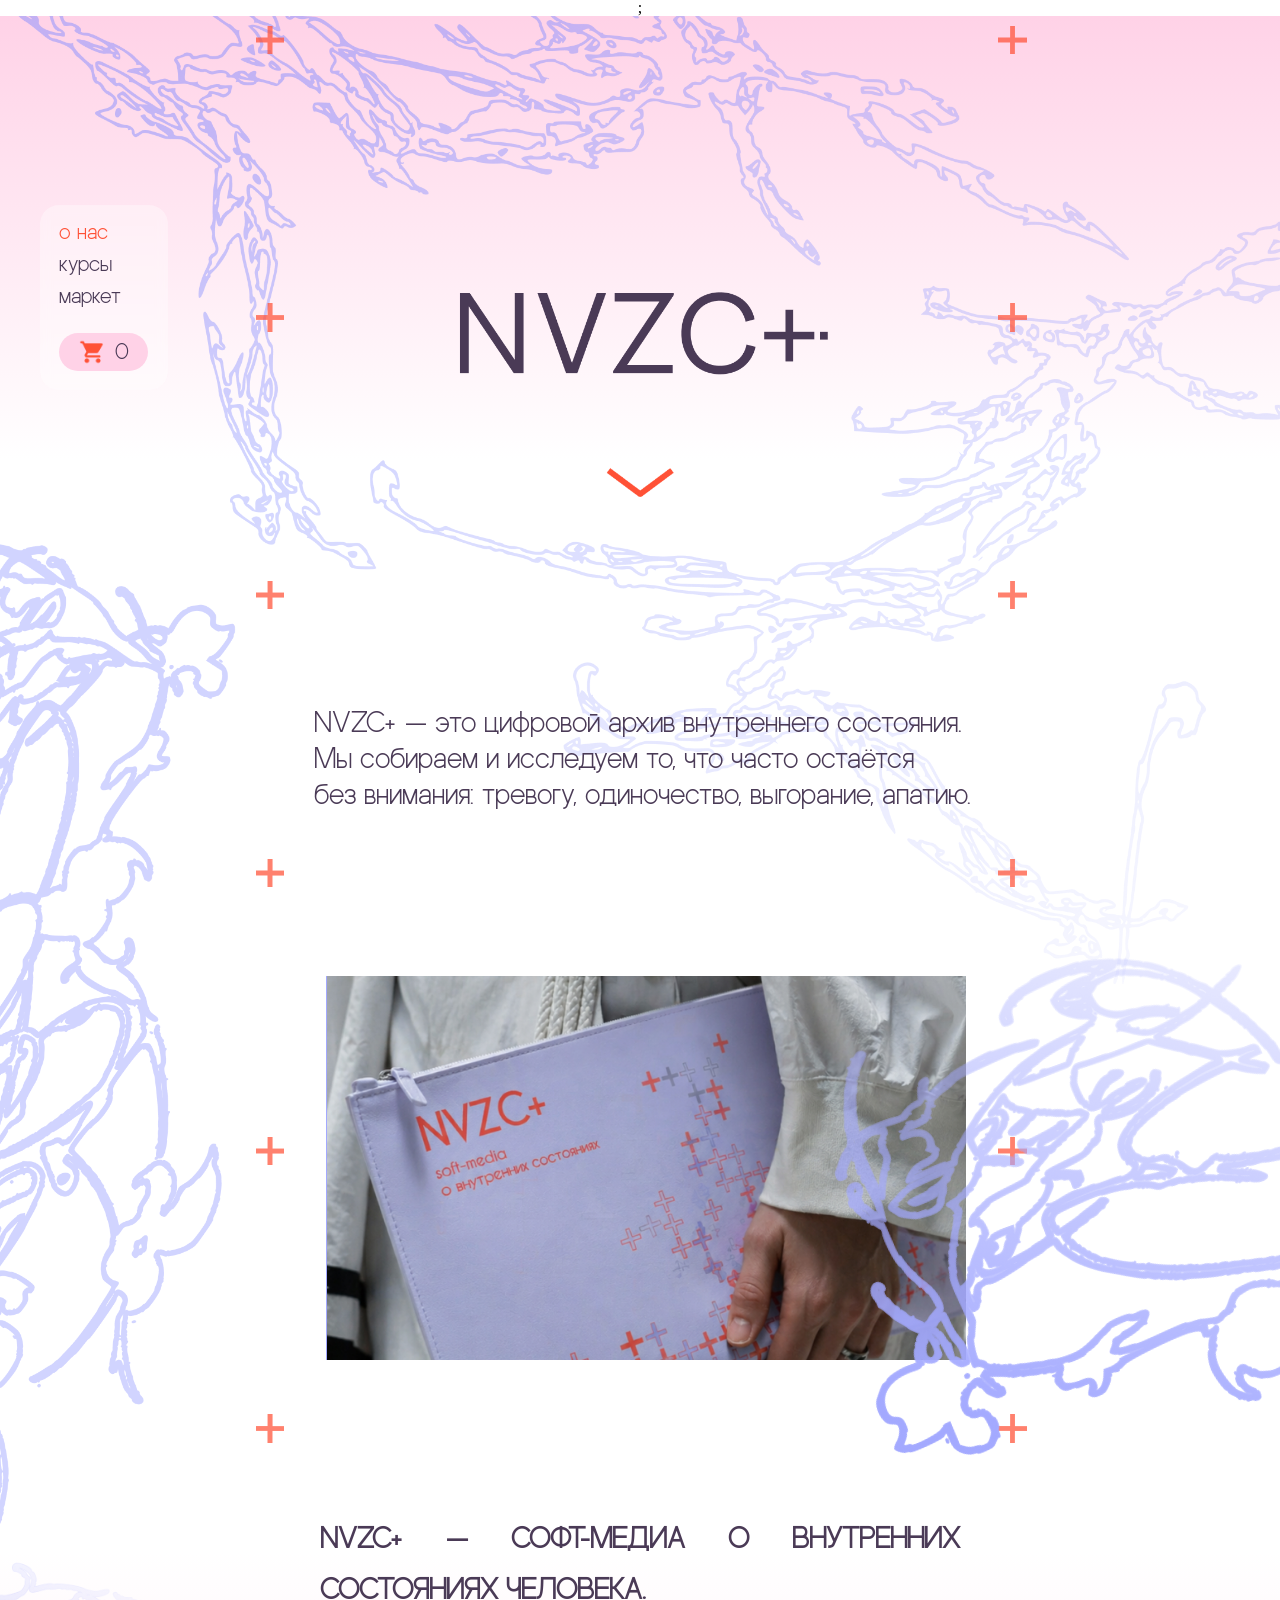
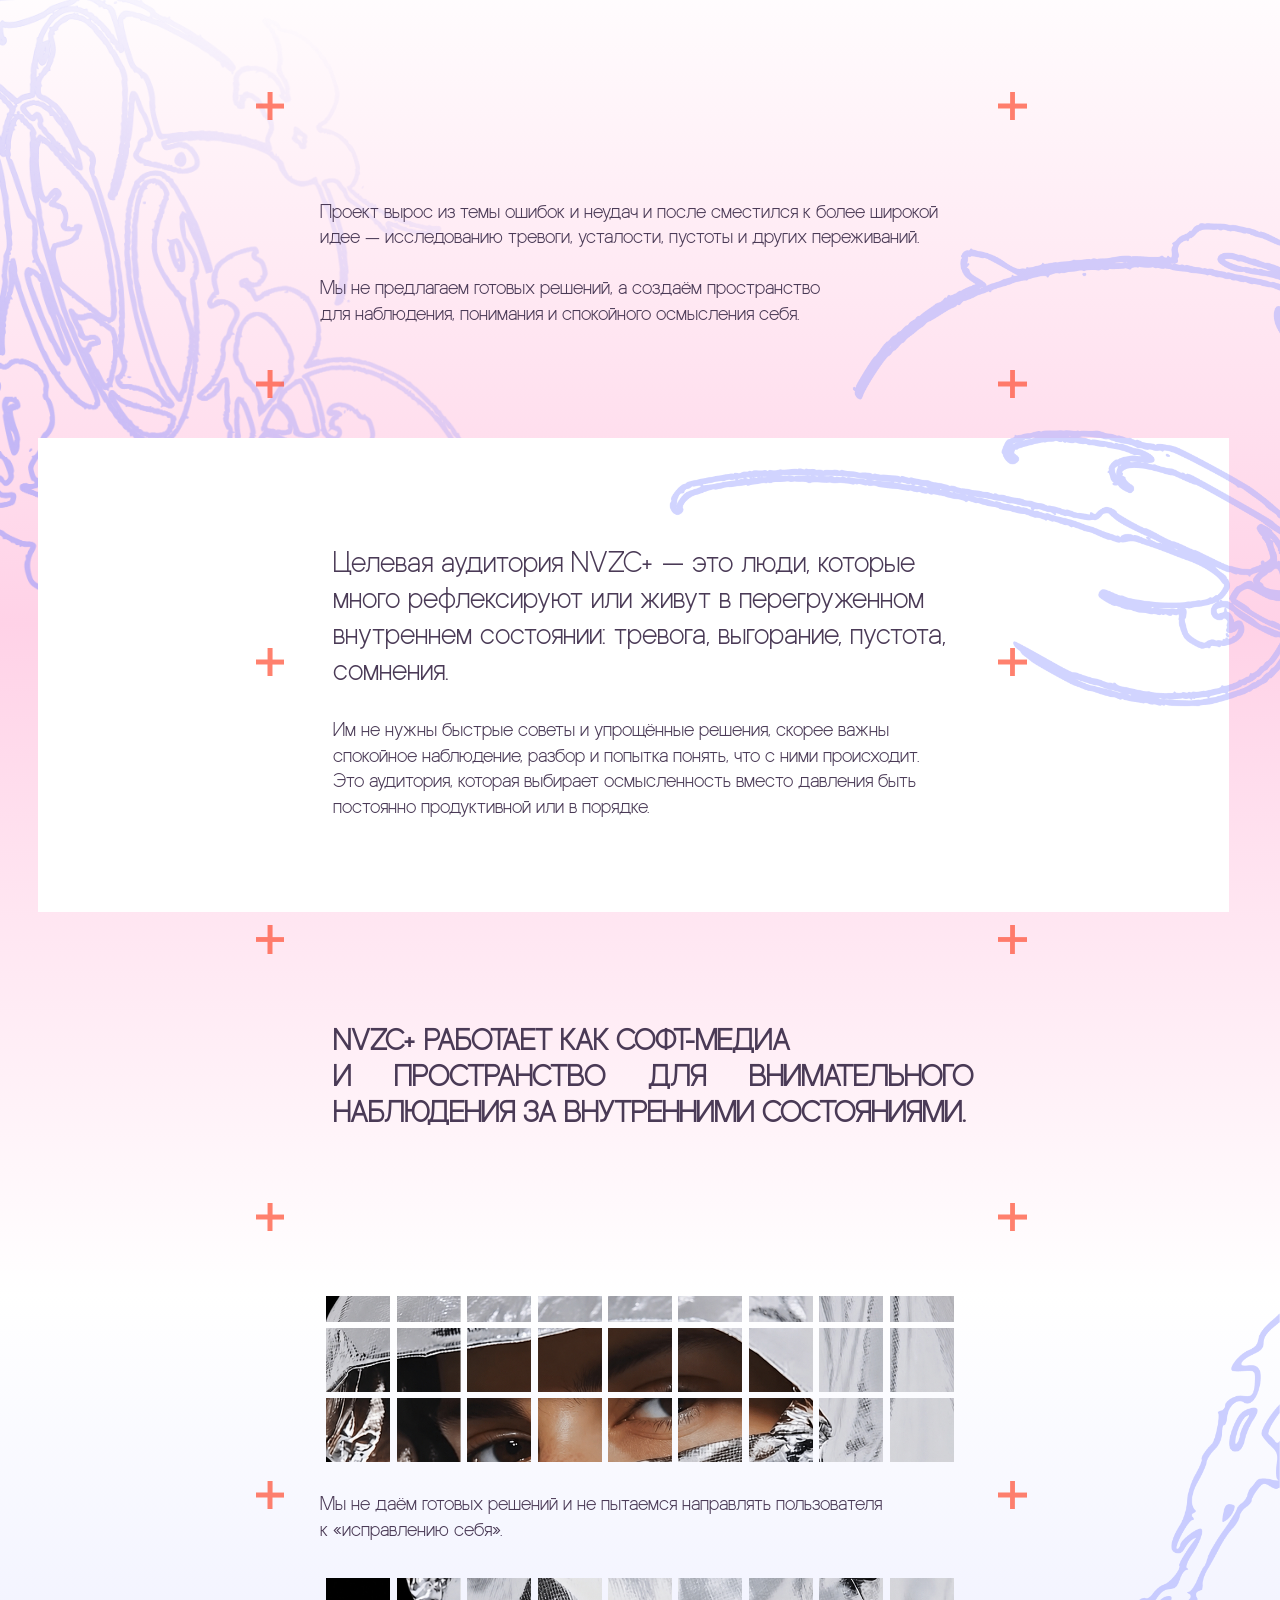
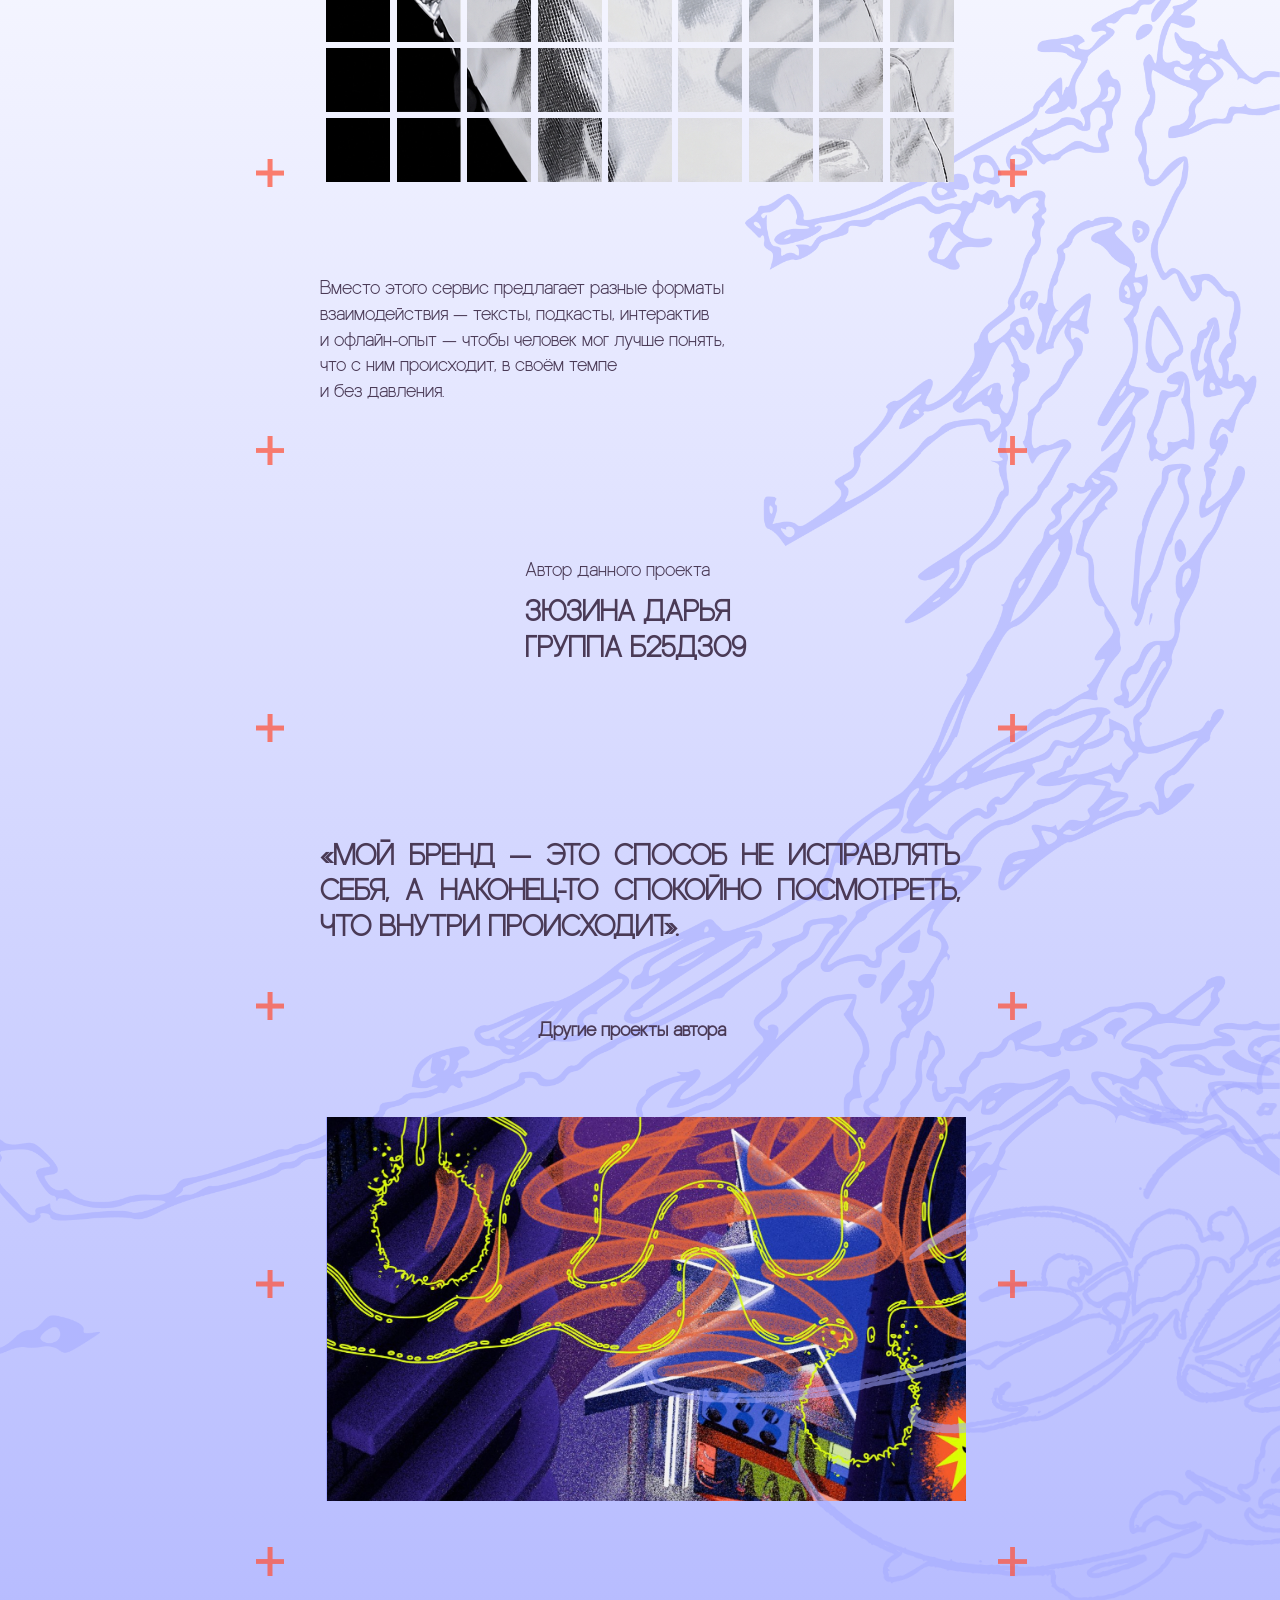
<file: index.html>
<!doctype html>
<html lang="ru">
  <head>
    <meta charset="UTF-8" />
    <meta name="viewport" content="width=device-width, initial-scale=1.0" />
    <title>NVZC+About</title>
    <link rel="stylesheet" href="./style_sheets/style.css" />
    <script defer src="./javascripts/preloader.js"></script>
    <script defer src="./javascripts/index.js"></script>

    <link
      rel="icon"
      href="images/FAVICON.ico"
      type="images/ico"
    />
    <meta property="og:type" content="web-site" />
    <meta property="og:title" content="NVZC+" " />
    <meta
      property="og:description"
      content="Узнайте всё об особенностях вашего внутреннего состояния и чуточку больше с командой NVZC+!"
    />
    <meta
      property="og:image"
      content="https://raw.githubusercontent.com/zdarzuzz/NVZC-N/refs/heads/main/COVER.jpg"
    />
    <meta property="og:url" content="https://zdarzuzz.github.io/NVZC-N/" />;
  </head>
  <body>
    <div id="loading">
      <main id="preloader">
        <div class="start-plus">
          <div class="click-line top-line"></div>
          <div class="click-line right-line"></div>
          <div class="click-line bottom-line"></div>
          <div class="click-line left-line"></div>

          <div class="plus_plus">
            <img class="plus1" src="images/plus1.png" alt="" />
            <img class="plus2" src="images/plus2.png" alt="" />
          </div>
        </div>
      </main>
    </div>

    <div class="page_content">
      <div class="plus_column"></div>
      <div class="plus_column2"></div>
      <h5 class="about_text2">
        NVZC+ — СОФТ-МЕДИА О ВНУТРЕННИХ СОСТОЯНИЯХ ЧЕЛОВЕКА.
      </h5>
      <nav class="side_menu">
        <a class="menu_link_active" href="index.html">о нас</a>
        <a class="menu_link" href="courses.html">курсы</a>

        <a class="menu_link" href="shop.html">маркет</a>
        <a class="menu_cart" href="cart.html">
          <img src="images/cart.png" alt="" />
          <span>0</span>
          <div class="cart_chip">+1</div>
        </a>
      </nav>

      <section id="firstSection_About">
        <div class="pinkBackgroud1"></div>
        <div class="background_lines1">
          <img src="images/background_lines1.png" alt="" />
        </div>

        <img class="logo" src="images/logo.png" alt="" />

        <div class="scroll_arrow">
          <img src="images/arrow_down.png" alt="" />
        </div>

        <p class="about_text">
          NVZC+ — это цифровой архив внутреннего состояния.<br />
          Мы собираем и исследуем то, что часто остаётся<br />
          без внимания: тревогу, одиночество, выгорание, апатию.
        </p>

        <section class="gallery">
          <div class="slider_window">
            <div class="slider_track">
              <img src="images/Frame 5.jpg" alt="" />
              <img src="images/Frame 6.jpg" alt="" />
              <img src="images/Frame 7.jpg" alt="" />
              <img src="images/Frame 8.jpg" alt="" />
              <img src="images/Frame 9.jpg" alt="" />
              <img src="images/Frame 10.jpg" alt="" />
            </div>
          </div>
        </section>

        <img class="lines1" src="images/Frame 11.png" alt="" />
      </section>
      <section id="secondSection_About">
        <div class="background_lines2">
          <img src="images/image 24 (Traced).png" alt="" />
        </div>

        <p class="fishText">
          Проект вырос из темы ошибок и неудач и после сместился к более широкой
          идее — исследованию тревоги, усталости, пустоты и других переживаний.
          <br /><br />
          Мы не предлагаем готовых решений, а создаём пространство <br />
          для наблюдения, понимания и спокойного осмысления себя.
        </p>

        <div class="whiteBlockText">
          <div class="target_block">
            <div class="target_text">
              <p class="about_text1">
                Целевая аудитория NVZC+ — это люди, которые много рефлексируют
                или живут в перегруженном внутреннем состоянии: тревога,
                выгорание, пустота, сомнения.
              </p>
              <p class="fishText1">
                Им не нужны быстрые советы и упрощённые решения, скорее важны
                спокойное наблюдение, разбор и попытка понять, что с ними
                происходит. Это аудитория, которая выбирает осмысленность вместо
                давления быть постоянно продуктивной или в порядке.
              </p>
            </div>

            <div class="target_image">
              <div class="target_image_track">
                <img src="images/Slide 16_9 - 73.jpg" alt="" />
                <img src="images/Slide 16_9 - 74.jpg" alt="" />
                <img src="images/Slide 16_9 - 75.jpg" alt="" />
              </div>
            </div>
          </div>

          <h5 class="about_text3">
            NVZC+ РАБОТАЕТ КАК СОФТ-МЕДИА <br />И ПРОСТРАНСТВО ДЛЯ ВНИМАТЕЛЬНОГО
            НАБЛЮДЕНИЯ ЗА ВНУТРЕННИМИ СОСТОЯНИЯМИ.
          </h5>
        </div>

        <div class="background_lines3">
          <img src="images/lines2.png" alt="" />
        </div>
      </section>
      <section id="thirdSection_About">
        <section class="audience_grid_section">
          <div class="flip_grid">
            <p class="grid_text">
              Мы не даём готовых решений и не пытаемся направлять пользователя
              <br />к «исправлению себя».
            </p>
          </div>

          <section class="mosaic_block">
            <section class="first_half">
              <div class="first_row">
                <div class="square square1">
                  <img
                    class="img1"
                    src="images/mosaic_firstHalf/img1/row1/1.jpg"
                    alt=""
                  />
                  <img
                    class="img2"
                    src="images/mosaic_firstHalf/img2/row1/1.jpg"
                    alt=""
                  />
                </div>
                <div class="square square2">
                  <img
                    class="img1"
                    src="images/mosaic_firstHalf/img1/row1/2.jpg"
                    alt=""
                  />
                  <img
                    class="img2"
                    src="images/mosaic_firstHalf/img2/row1/2.jpg"
                    alt=""
                  />
                </div>
                <div class="square square3">
                  <img
                    class="img1"
                    src="images/mosaic_firstHalf/img1/row1/3.jpg"
                    alt=""
                  />
                  <img
                    class="img2"
                    src="images/mosaic_firstHalf/img2/row1/3.jpg"
                    alt=""
                  />
                </div>
                <div class="square square4">
                  <img
                    class="img1"
                    src="images/mosaic_firstHalf/img1/row1/4.jpg"
                    alt=""
                  />
                  <img
                    class="img2"
                    src="images/mosaic_firstHalf/img2/row1/4.jpg"
                    alt=""
                  />
                </div>
                <div class="square square5">
                  <img
                    class="img1"
                    src="images/mosaic_firstHalf/img1/row1/5.jpg"
                    alt=""
                  />
                  <img
                    class="img2"
                    src="images/mosaic_firstHalf/img2/row1/5.jpg"
                    alt=""
                  />
                </div>
                <div class="square square6">
                  <img
                    class="img1"
                    src="images/mosaic_firstHalf/img1/row1/6.jpg"
                    alt=""
                  />
                  <img
                    class="img2"
                    src="images/mosaic_firstHalf/img2/row1/6.jpg"
                    alt=""
                  />
                </div>
                <div class="square square7">
                  <img
                    class="img1"
                    src="images/mosaic_firstHalf/img1/row1/7.jpg"
                    alt=""
                  />
                  <img
                    class="img2"
                    src="images/mosaic_firstHalf/img2/row1/7.jpg"
                    alt=""
                  />
                </div>
                <div class="square square8">
                  <img
                    class="img1"
                    src="images/mosaic_firstHalf/img1/row1/8.jpg"
                    alt=""
                  />
                  <img
                    class="img2"
                    src="images/mosaic_firstHalf/img2/row1/8.jpg"
                    alt=""
                  />
                </div>
                <div class="square square9">
                  <img
                    class="img1"
                    src="images/mosaic_firstHalf/img1/row1/9.jpg"
                    alt=""
                  />
                  <img
                    class="img2"
                    src="images/mosaic_firstHalf/img2/row1/9.jpg"
                    alt=""
                  />
                </div>
              </div>
              <div class="second_row">
                <div class="square square1">
                  <img
                    class="img1"
                    src="images/mosaic_firstHalf/img1/row2/1.jpg"
                    alt=""
                  />
                  <img
                    class="img2"
                    src="images/mosaic_firstHalf/img2/row2/1.jpg"
                    alt=""
                  />
                </div>
                <div class="square square2">
                  <img
                    class="img1"
                    src="images/mosaic_firstHalf/img1/row2/2.jpg"
                    alt=""
                  />
                  <img
                    class="img2"
                    src="images/mosaic_firstHalf/img2/row2/2.jpg"
                    alt=""
                  />
                </div>
                <div class="square square3">
                  <img
                    class="img1"
                    src="images/mosaic_firstHalf/img1/row2/3.jpg"
                    alt=""
                  />
                  <img
                    class="img2"
                    src="images/mosaic_firstHalf/img2/row2/3.jpg"
                    alt=""
                  />
                </div>
                <div class="square square4">
                  <img
                    class="img1"
                    src="images/mosaic_firstHalf/img1/row2/4.jpg"
                    alt=""
                  />
                  <img
                    class="img2"
                    src="images/mosaic_firstHalf/img2/row2/4.jpg"
                    alt=""
                  />
                </div>
                <div class="square square5">
                  <img
                    class="img1"
                    src="images/mosaic_firstHalf/img1/row2/5.jpg"
                    alt=""
                  />
                  <img
                    class="img2"
                    src="images/mosaic_firstHalf/img2/row2/5.jpg"
                    alt=""
                  />
                </div>
                <div class="square square6">
                  <img
                    class="img1"
                    src="images/mosaic_firstHalf/img1/row2/6.jpg"
                    alt=""
                  />
                  <img
                    class="img2"
                    src="images/mosaic_firstHalf/img2/row2/6.jpg"
                    alt=""
                  />
                </div>
                <div class="square square7">
                  <img
                    class="img1"
                    src="images/mosaic_firstHalf/img1/row2/7.jpg"
                    alt=""
                  />
                  <img
                    class="img2"
                    src="images/mosaic_firstHalf/img2/row2/7.jpg"
                    alt=""
                  />
                </div>
                <div class="square square8">
                  <img
                    class="img1"
                    src="images/mosaic_firstHalf/img1/row2/8.jpg"
                    alt=""
                  />
                  <img
                    class="img2"
                    src="images/mosaic_firstHalf/img2/row2/8.jpg"
                    alt=""
                  />
                </div>
                <div class="square square9">
                  <img
                    class="img1"
                    src="images/mosaic_firstHalf/img1/row2/9.jpg"
                    alt=""
                  />
                  <img
                    class="img2"
                    src="images/mosaic_firstHalf/img2/row2/9.jpg"
                    alt=""
                  />
                </div>
              </div>
              <div class="third_row">
                <div class="square square1">
                  <img
                    class="img1"
                    src="images/mosaic_firstHalf/img1/row3/1.jpg"
                    alt=""
                  />
                  <img
                    class="img2"
                    src="images/mosaic_firstHalf/img2/row3/1.jpg"
                    alt=""
                  />
                </div>
                <div class="square square2">
                  <img
                    class="img1"
                    src="images/mosaic_firstHalf/img1/row3/2.jpg"
                    alt=""
                  />
                  <img
                    class="img2"
                    src="images/mosaic_firstHalf/img2/row3/2.jpg"
                    alt=""
                  />
                </div>
                <div class="square square3">
                  <img
                    class="img1"
                    src="images/mosaic_firstHalf/img1/row3/3.jpg"
                    alt=""
                  />
                  <img
                    class="img2"
                    src="images/mosaic_firstHalf/img2/row3/3.jpg"
                    alt=""
                  />
                </div>
                <div class="square square4">
                  <img
                    class="img1"
                    src="images/mosaic_firstHalf/img1/row3/4.jpg"
                    alt=""
                  />
                  <img
                    class="img2"
                    src="images/mosaic_firstHalf/img2/row3/4.jpg"
                    alt=""
                  />
                </div>
                <div class="square square5">
                  <img
                    class="img1"
                    src="images/mosaic_firstHalf/img1/row3/5.jpg"
                    alt=""
                  />
                  <img
                    class="img2"
                    src="images/mosaic_firstHalf/img2/row3/5.jpg"
                    alt=""
                  />
                </div>
                <div class="square square6">
                  <img
                    class="img1"
                    src="images/mosaic_firstHalf/img1/row3/6.jpg"
                    alt=""
                  />
                  <img
                    class="img2"
                    src="images/mosaic_firstHalf/img2/row3/6.jpg"
                    alt=""
                  />
                </div>
                <div class="square square7">
                  <img
                    class="img1"
                    src="images/mosaic_firstHalf/img1/row3/7.jpg"
                    alt=""
                  />
                  <img
                    class="img2"
                    src="images/mosaic_firstHalf/img2/row3/7.jpg"
                    alt=""
                  />
                </div>
                <div class="square square8">
                  <img
                    class="img1"
                    src="images/mosaic_firstHalf/img1/row3/8.jpg"
                    alt=""
                  />
                  <img
                    class="img2"
                    src="images/mosaic_firstHalf/img2/row3/8.jpg"
                    alt=""
                  />
                </div>
                <div class="square square9">
                  <img
                    class="img1"
                    src="images/mosaic_firstHalf/img1/row3/9.jpg"
                    alt=""
                  />
                  <img
                    class="img2"
                    src="images/mosaic_firstHalf/img2/row3/9.jpg"
                    alt=""
                  />
                </div>
              </div>
            </section>
            <section class="second_half">
              <div class="first_row">
                <div class="square square1">
                  <img
                    class="img1"
                    src="images/mosaic_secondHalf/img1/row1/1.jpg"
                    alt=""
                  />
                  <img
                    class="img2"
                    src="images/mosaic_secondHalf/img2/row1/1.jpg"
                    alt=""
                  />
                </div>
                <div class="square square2">
                  <img
                    class="img1"
                    src="images/mosaic_secondHalf/img1/row1/2.jpg"
                    alt=""
                  />
                  <img
                    class="img2"
                    src="images/mosaic_secondHalf/img2/row1/2.jpg"
                    alt=""
                  />
                </div>
                <div class="square square3">
                  <img
                    class="img1"
                    src="images/mosaic_secondHalf/img1/row1/3.jpg"
                    alt=""
                  />
                  <img
                    class="img2"
                    src="images/mosaic_secondHalf/img2/row1/3.jpg"
                    alt=""
                  />
                </div>
                <div class="square square4">
                  <img
                    class="img1"
                    src="images/mosaic_secondHalf/img1/row1/4.jpg"
                    alt=""
                  />
                  <img
                    class="img2"
                    src="images/mosaic_secondHalf/img2/row1/4.jpg"
                    alt=""
                  />
                </div>
                <div class="square square5">
                  <img
                    class="img1"
                    src="images/mosaic_secondHalf/img1/row1/5.jpg"
                    alt=""
                  />
                  <img
                    class="img2"
                    src="images/mosaic_secondHalf/img2/row1/5.jpg"
                    alt=""
                  />
                </div>
                <div class="square square6">
                  <img
                    class="img1"
                    src="images/mosaic_secondHalf/img1/row1/6.jpg"
                    alt=""
                  />
                  <img
                    class="img2"
                    src="images/mosaic_secondHalf/img2/row1/6.jpg"
                    alt=""
                  />
                </div>
                <div class="square square7">
                  <img
                    class="img1"
                    src="images/mosaic_secondHalf/img1/row1/7.jpg"
                    alt=""
                  />
                  <img
                    class="img2"
                    src="images/mosaic_secondHalf/img2/row1/7.jpg"
                    alt=""
                  />
                </div>
                <div class="square square8">
                  <img
                    class="img1"
                    src="images/mosaic_secondHalf/img1/row1/8.jpg"
                    alt=""
                  />
                  <img
                    class="img2"
                    src="images/mosaic_secondHalf/img2/row1/8.jpg"
                    alt=""
                  />
                </div>
                <div class="square square9">
                  <img
                    class="img1"
                    src="images/mosaic_secondHalf/img1/row1/9.jpg"
                    alt=""
                  />
                  <img
                    class="img2"
                    src="images/mosaic_secondHalf/img2/row1/9.jpg"
                    alt=""
                  />
                </div>
              </div>
              <div class="second_row">
                <div class="square square1">
                  <img
                    class="img1"
                    src="images/mosaic_secondHalf/img1/row2/1.jpg"
                    alt=""
                  />
                  <img
                    class="img2"
                    src="images/mosaic_secondHalf/img2/row2/1.jpg"
                    alt=""
                  />
                </div>
                <div class="square square2">
                  <img
                    class="img1"
                    src="images/mosaic_secondHalf/img1/row2/2.jpg"
                    alt=""
                  />
                  <img
                    class="img2"
                    src="images/mosaic_secondHalf/img2/row2/2.jpg"
                    alt=""
                  />
                </div>
                <div class="square square3">
                  <img
                    class="img1"
                    src="images/mosaic_secondHalf/img1/row2/3.jpg"
                    alt=""
                  />
                  <img
                    class="img2"
                    src="images/mosaic_secondHalf/img2/row2/3.jpg"
                    alt=""
                  />
                </div>
                <div class="square square4">
                  <img
                    class="img1"
                    src="images/mosaic_secondHalf/img1/row2/4.jpg"
                    alt=""
                  />
                  <img
                    class="img2"
                    src="images/mosaic_secondHalf/img2/row2/4.jpg"
                    alt=""
                  />
                </div>
                <div class="square square5">
                  <img
                    class="img1"
                    src="images/mosaic_secondHalf/img1/row2/5.jpg"
                    alt=""
                  />
                  <img
                    class="img2"
                    src="images/mosaic_secondHalf/img2/row2/5.jpg"
                    alt=""
                  />
                </div>
                <div class="square square6">
                  <img
                    class="img1"
                    src="images/mosaic_secondHalf/img1/row2/6.jpg"
                    alt=""
                  />
                  <img
                    class="img2"
                    src="images/mosaic_secondHalf/img2/row2/6.jpg"
                    alt=""
                  />
                </div>
                <div class="square square7">
                  <img
                    class="img1"
                    src="images/mosaic_secondHalf/img1/row2/7.jpg"
                    alt=""
                  />
                  <img
                    class="img2"
                    src="images/mosaic_secondHalf/img2/row2/7.jpg"
                    alt=""
                  />
                </div>
                <div class="square square8">
                  <img
                    class="img1"
                    src="images/mosaic_secondHalf/img1/row2/8.jpg"
                    alt=""
                  />
                  <img
                    class="img2"
                    src="images/mosaic_secondHalf/img2/row2/8.jpg"
                    alt=""
                  />
                </div>
                <div class="square square9">
                  <img
                    class="img1"
                    src="images/mosaic_secondHalf/img1/row2/9.jpg"
                    alt=""
                  />
                  <img
                    class="img2"
                    src="images/mosaic_secondHalf/img2/row2/9.jpg"
                    alt=""
                  />
                </div>
              </div>
              <div class="third_row">
                <div class="square square1">
                  <img
                    class="img1"
                    src="images/mosaic_secondHalf/img1/row3/1.jpg"
                    alt=""
                  />
                  <img
                    class="img2"
                    src="images/mosaic_secondHalf/img2/row3/1.jpg"
                    alt=""
                  />
                </div>
                <div class="square square2">
                  <img
                    class="img1"
                    src="images/mosaic_secondHalf/img1/row3/2.jpg"
                    alt=""
                  />
                  <img
                    class="img2"
                    src="images/mosaic_secondHalf/img2/row3/2.jpg"
                    alt=""
                  />
                </div>
                <div class="square square3">
                  <img
                    class="img1"
                    src="images/mosaic_secondHalf/img1/row3/3.jpg"
                    alt=""
                  />
                  <img
                    class="img2"
                    src="images/mosaic_secondHalf/img2/row3/3.jpg"
                    alt=""
                  />
                </div>
                <div class="square square4">
                  <img
                    class="img1"
                    src="images/mosaic_secondHalf/img1/row3/4.jpg"
                    alt=""
                  />
                  <img
                    class="img2"
                    src="images/mosaic_secondHalf/img2/row3/4.jpg"
                    alt=""
                  />
                </div>
                <div class="square square5">
                  <img
                    class="img1"
                    src="images/mosaic_secondHalf/img1/row3/5.jpg"
                    alt=""
                  />
                  <img
                    class="img2"
                    src="images/mosaic_secondHalf/img2/row3/5.jpg"
                    alt=""
                  />
                </div>
                <div class="square square6">
                  <img
                    class="img1"
                    src="images/mosaic_secondHalf/img1/row3/6.jpg"
                    alt=""
                  />
                  <img
                    class="img2"
                    src="images/mosaic_secondHalf/img2/row3/6.jpg"
                    alt=""
                  />
                </div>
                <div class="square square7">
                  <img
                    class="img1"
                    src="images/mosaic_secondHalf/img1/row3/7.jpg"
                    alt=""
                  />
                  <img
                    class="img2"
                    src="images/mosaic_secondHalf/img2/row3/7.jpg"
                    alt=""
                  />
                </div>
                <div class="square square8">
                  <img
                    class="img1"
                    src="images/mosaic_secondHalf/img1/row3/8.jpg"
                    alt=""
                  />
                  <img
                    class="img2"
                    src="images/mosaic_secondHalf/img2/row3/8.jpg"
                    alt=""
                  />
                </div>
                <div class="square square9">
                  <img
                    class="img1"
                    src="images/mosaic_secondHalf/img1/row3/9.jpg"
                    alt=""
                  />
                  <img
                    class="img2"
                    src="images/mosaic_secondHalf/img2/row3/9.jpg"
                    alt=""
                  />
                </div>
              </div>
            </section>
          </section>
        </section>

        <p class="fishText2">
          Вместо этого сервис предлагает разные форматы взаимодействия — тексты,
          подкасты, интерактив и офлайн-опыт — чтобы человек мог лучше понять,
          что с ним происходит, в своём темпе и без давления.
        </p>

        <div class="background_lines4">
          <img src="images/lines3.png" alt="" />
        </div>

        <p class="fishText3">Автор данного проекта</p>
        <h5 class="about_text5">ЗЮЗИНА ДАРЬЯ <br />ГРУППА Б25ДЗ09</h5>

        <h5 class="about_text6">
          «МОЙ БРЕНД — ЭТО СПОСОБ НЕ ИСПРАВЛЯТЬ СЕБЯ, А НАКОНЕЦ-ТО СПОКОЙНО
          ПОСМОТРЕТЬ, ЧТО ВНУТРИ ПРОИСХОДИТ».
        </h5>

        <h5 class="fishText4">Другие проекты автора</h5>

        <section class="gallery2">
          <div class="slider_window2">
            <div class="slider_track2">
              <a
                href="https://deziiign.com/project/nevezec-6f6b056904754de4af94a1071e1adc1c"
                target="_blank"
                ><img src="images/work1.jpg" alt=""
              /></a>
              <a
                href="https://deziiign.com/project/nevezec-abe299f35854468c90e2dbcbbafb46f4"
                target="_blank"
                ><img src="images/work2.jpg" alt=""
              /></a>
              <a
                href="https://deziiign.com/project/nevezec-6f6b056904754de4af94a1071e1adc1c"
                target="_blank"
                ><img src="images/work3.jpg" alt=""
              /></a>
              <a
                href="https://deziiign.com/project/nevezec-6f6b056904754de4af94a1071e1adc1c"
                target="_blank"
                ><img src="images/work4.jpg" alt=""
              /></a>
              <a
                href="https://deziiign.com/project/nevezec-veb-plakat-8ee1d6919c6f4ec4be45ca8f3beefa74"
                target="_blank"
                ><img src="images/work5.jpg" alt=""
              /></a>
              <a
                href="https://deziiign.com/project/nevezec-abe299f35854468c90e2dbcbbafb46f4"
                target="_blank"
                ><img src="images/work6.jpg" alt=""
              /></a>
            </div>
          </div>
        </section>

        <div class="background_lines5">
          <img src="images/lines4.png" alt="" />
        </div>
      </section>
    </div>
  </body>
</html>
</file>
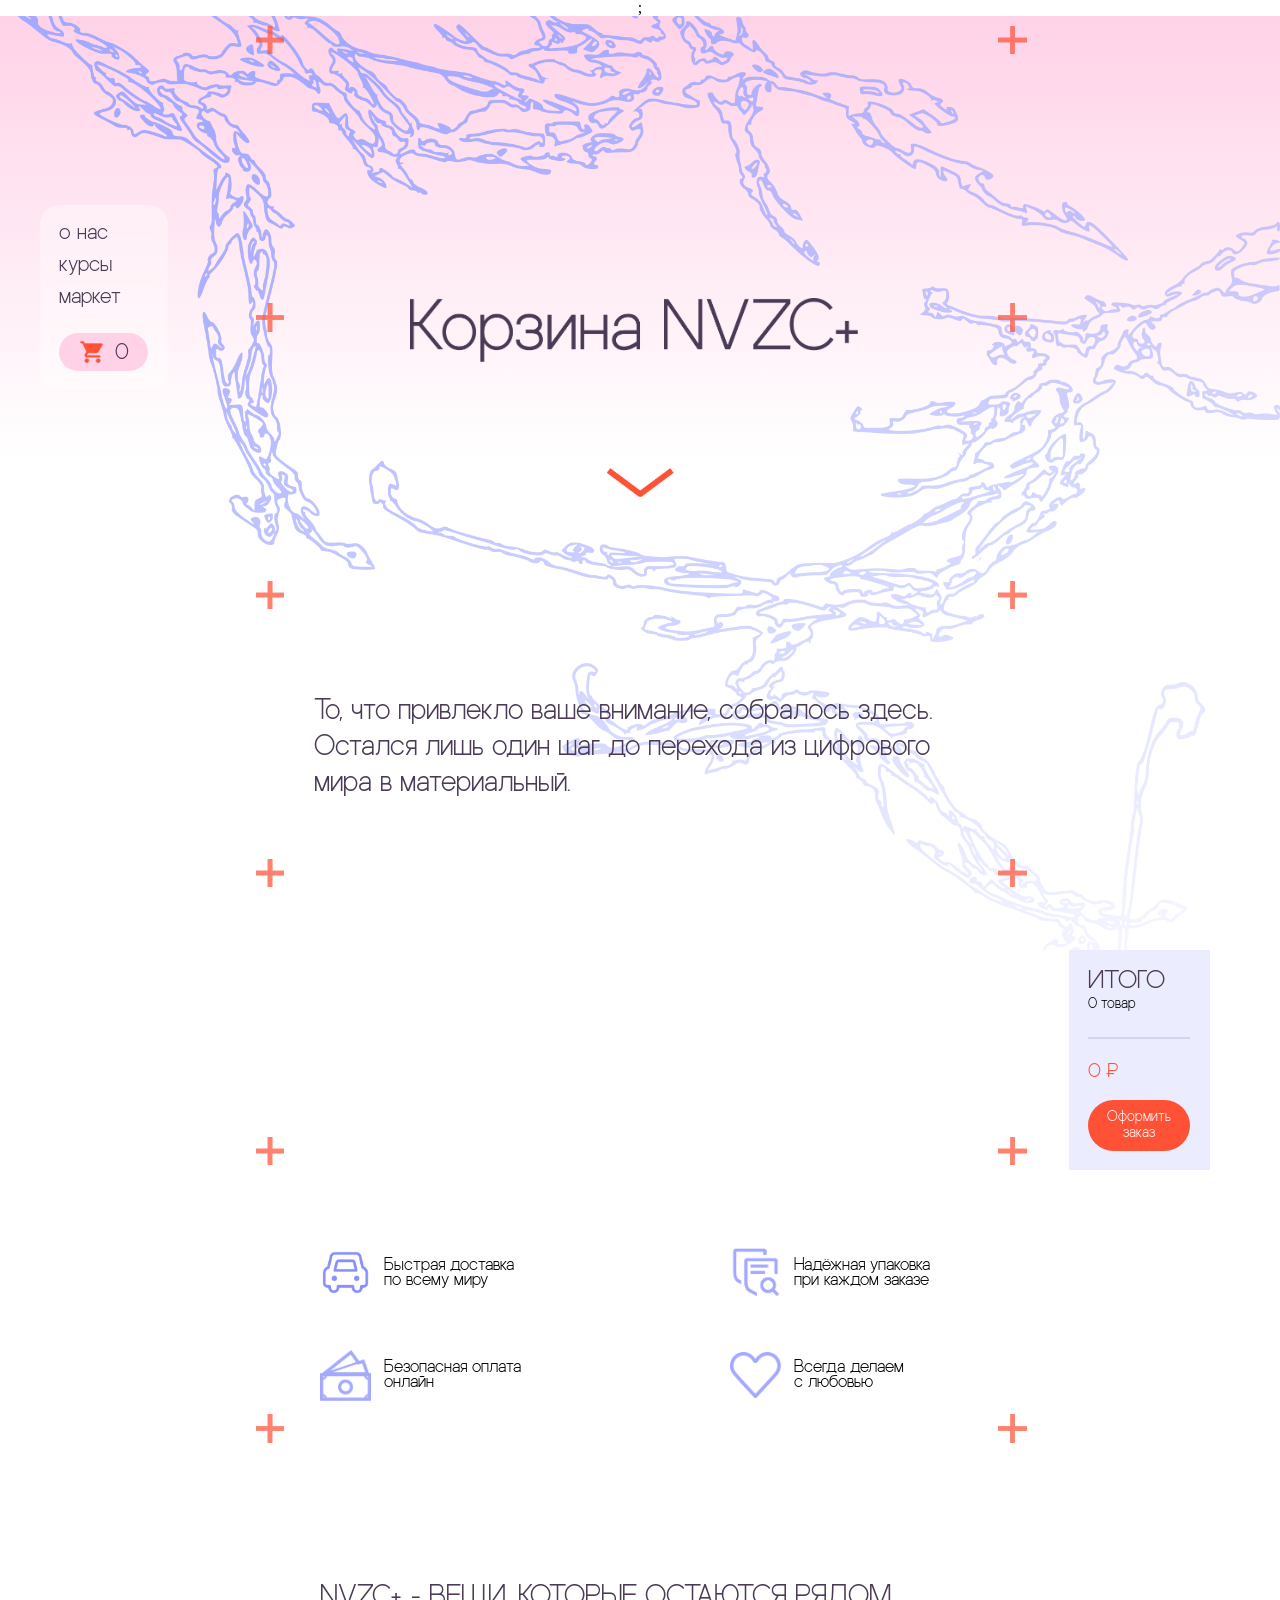
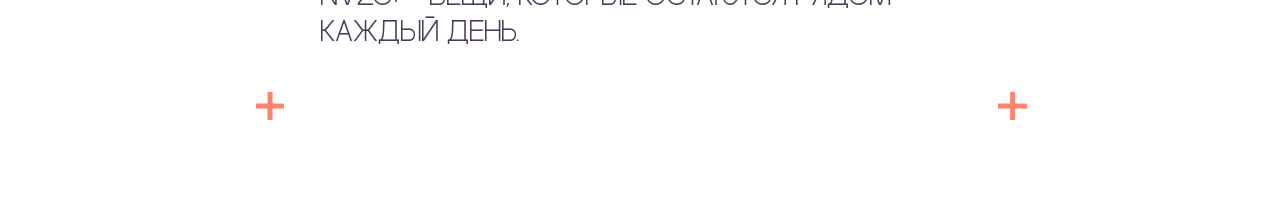
<file: cart.html>
<!doctype html>
<html lang="en">
  <head>
    <meta charset="UTF-8" />
    <meta name="viewport" content="width=device-width, initial-scale=1.0" />
    <title>NVZC+Cart</title>
    <link rel="stylesheet" href="./style_sheets/style.css" />
    <script defer src="./javascripts/preloader.js"></script>
    <script defer src="./javascripts/cart.js"></script>

     <link
      rel="icon"
      href="images/FAVICON.ico"
      type="images/ico"
    />
    <meta property="og:type" content="web-site" />
    <meta property="og:title" content="NVZC+" " />
    <meta
      property="og:description"
      content="Узнайте всё об особенностях вашего внутреннего состояния и чуточку больше с командой NVZC+!"
    />
    <meta
      property="og:image"
      content="https://raw.githubusercontent.com/zdarzuzz/NVZC-N/refs/heads/main/COVER.jpg"
    />
    <meta property="og:url" content="https://zdarzuzz.github.io/NVZC-N/" />;
  </head>
  <body>
    <div id="loading">
      <main id="preloader">
        <div class="start-plus">
          <div class="click-line top-line"></div>
          <div class="click-line right-line"></div>
          <div class="click-line bottom-line"></div>
          <div class="click-line left-line"></div>

          <div class="plus_plus">
            <img class="plus1" src="images/plus1.png" alt="" />
            <img class="plus2" src="images/plus2.png" alt="" />
          </div>
        </div>
      </main>
    </div>

    <section class="page_content">
      <div class="plus_column"></div>
      <div class="plus_column2"></div>

      <nav class="side_menu">
        <a class="menu_link" href="index.html">о нас</a>
        <a class="menu_link" href="courses.html">курсы</a>

        <a class="menu_link" href="shop.html">маркет</a>
        <a class="menu_cart" href="cart.html">
          <img src="images/cart.png" alt="" />
          <span>0</span>
          <div class="cart_chip">+1</div>
        </a>
      </nav>

      <section id="firstSection_Cart">
        <div class="pinkBackgroud1"></div>
        <div class="background_lines1">
          <img src="images/background_lines2.png" alt="" />
        </div>

        <img class="header_courses" src="images/header_cart.png" alt="" />
        <div class="scroll_arrow">
          <img src="images/arrow_down.png" alt="" />
        </div>
        <p class="about_text12">
          То, что привлекло ваше внимание, собралось здесь. Остался лишь один
          шаг до перехода из цифрового мира в материальный.
        </p>
      </section>
      <section id="secondSection_Cart">
        <div class="cart_content">
          <div class="cart_items"></div>

          <aside class="cart_total">
            <h2>ИТОГО</h2>
            <p class="total_count">0 товаров</p>

            <div class="total_line"></div>

            <p class="total_price">0 ₽</p>

            <button class="order_btn">Оформить<br />заказ</button>
            <div class="order_success"></div>
          </aside>
        </div>
      </section>
      <section id="thirdSection_Cart">
        <div class="cart_features">
          <div class="feature">
            <img src="images/icon_car.png" alt="" />
            <p>Быстрая доставка<br />по всему миру</p>
          </div>

          <div class="feature">
            <img src="images/icon_quality.png" alt="" />
            <p>Надёжная упаковка<br />при каждом заказе</p>
          </div>

          <div class="feature">
            <img src="images/icon_money.png" alt="" />
            <p>Безопасная оплата<br />онлайн</p>
          </div>

          <div class="feature">
            <img src="images/icon_fav.png" alt="" />
            <p>Всегда делаем <br />с любовью</p>
          </div>
        </div>

        <p class="cart_footer">
          NVZC+ - ВЕЩИ, КОТОРЫЕ ОСТАЮТСЯ РЯДОМ<br />
          КАЖДЫЙ ДЕНЬ.
        </p>
      </section>
    </section>
  </body>
</html>
</file>
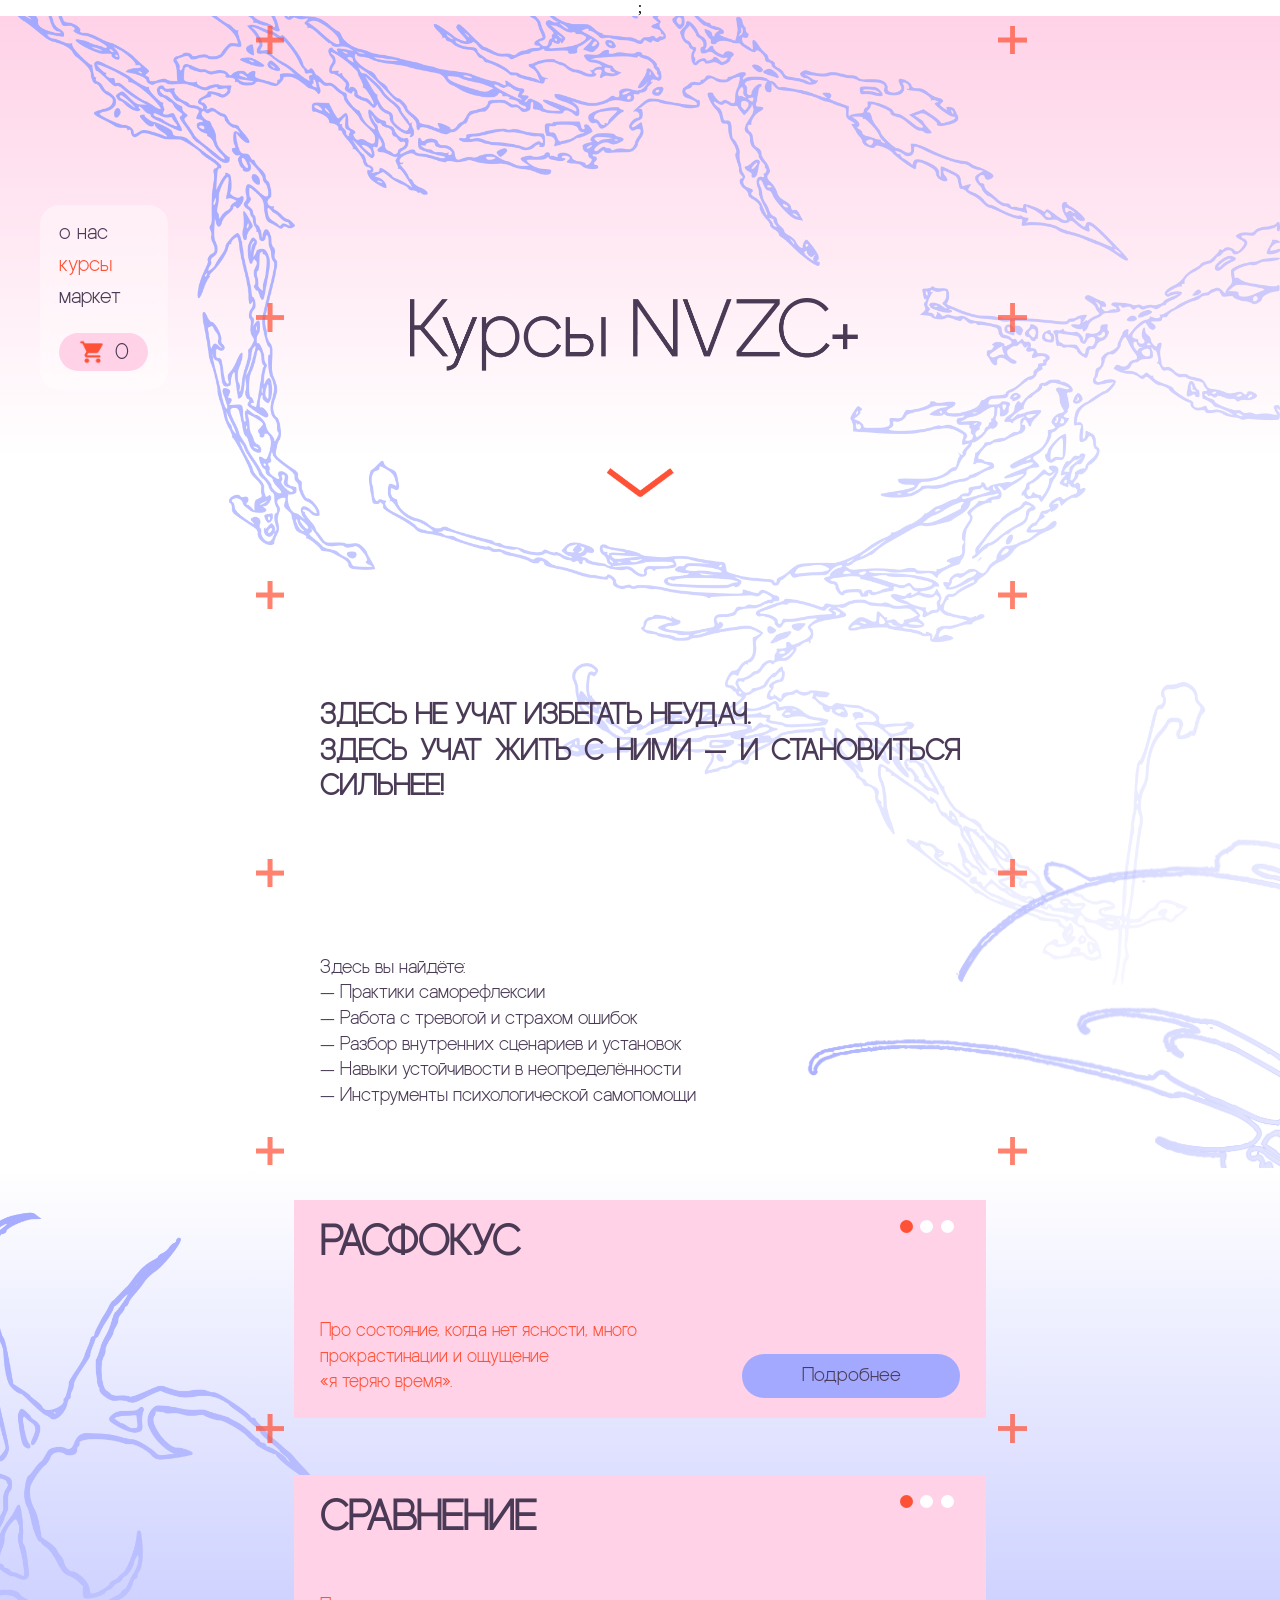
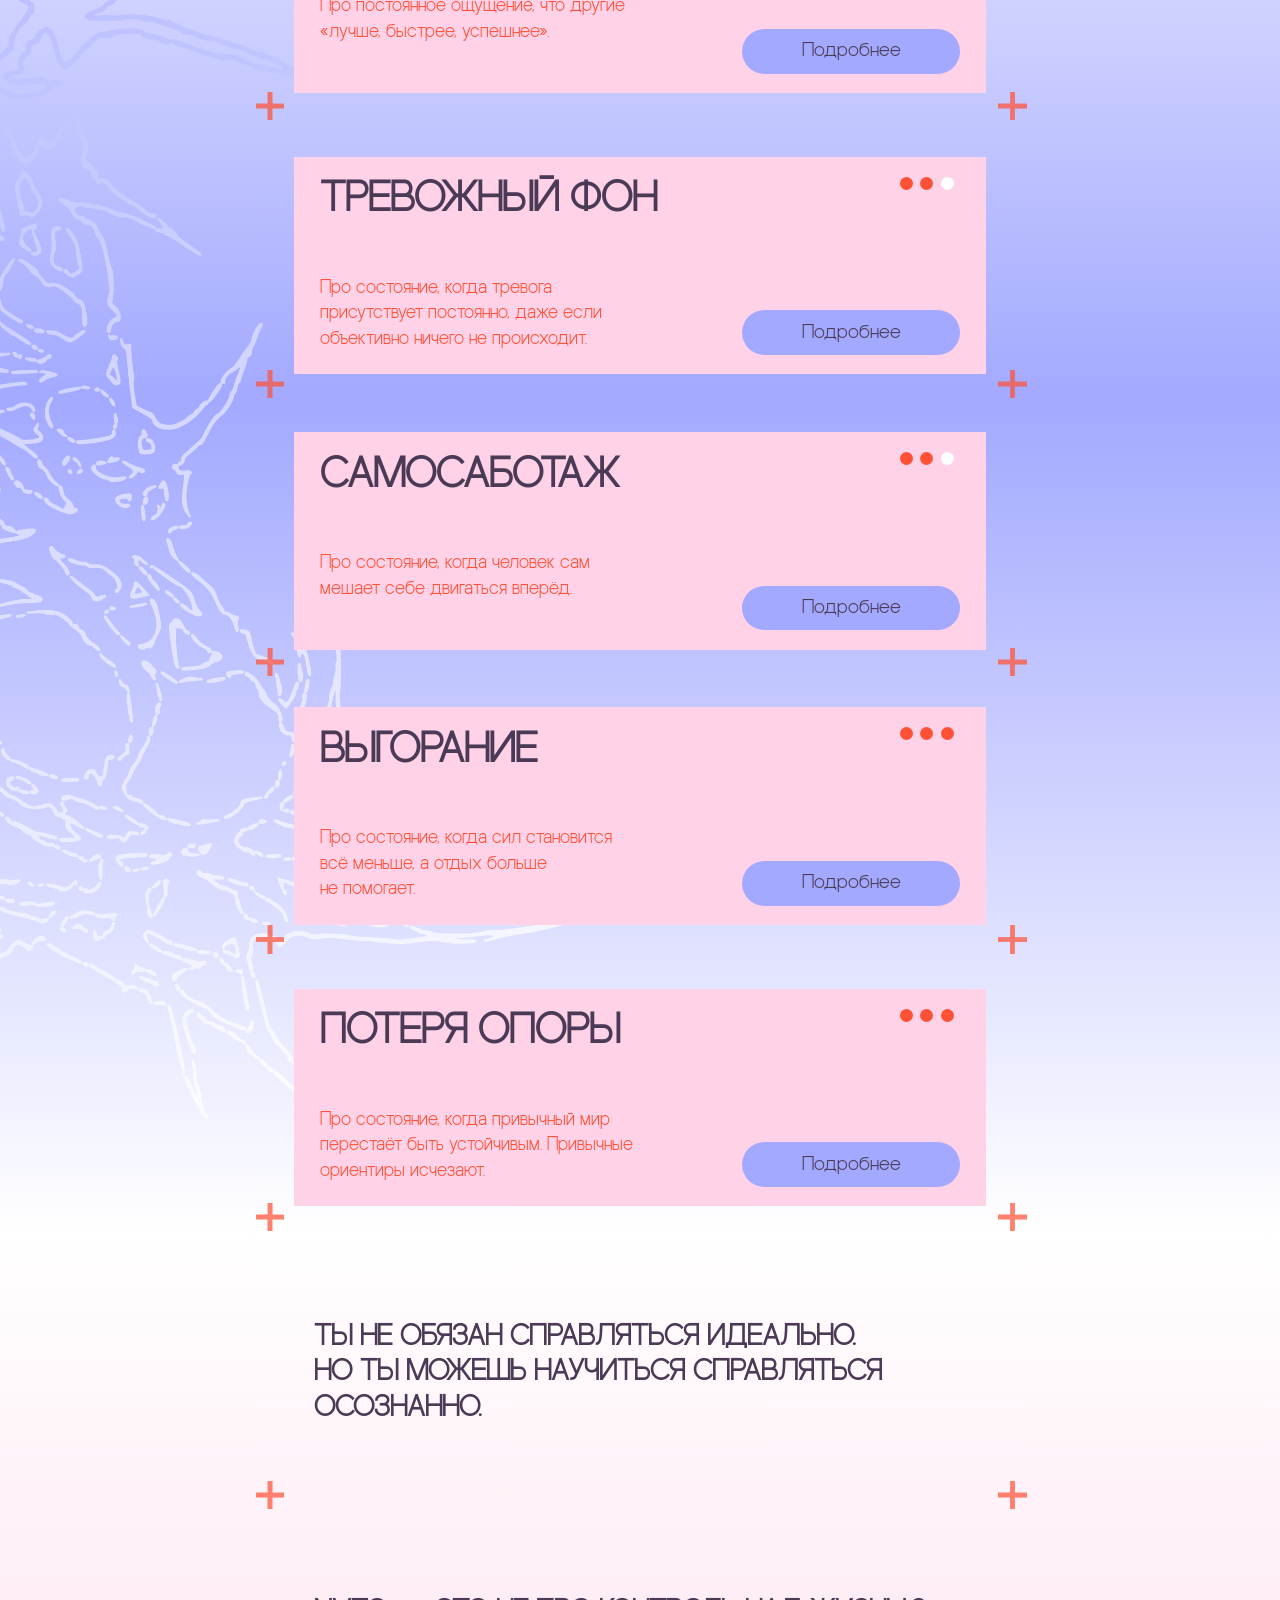
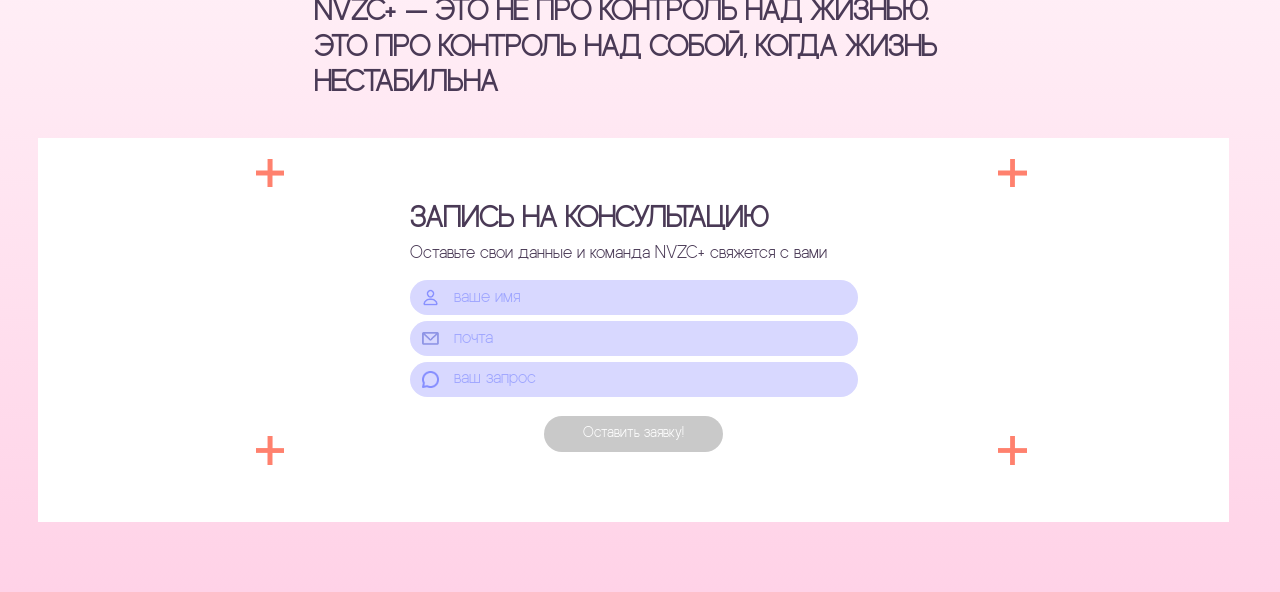
<file: courses.html>
<!doctype html>
<html lang="en">
  <head>
    <meta charset="UTF-8" />
    <meta name="viewport" content="width=device-width, initial-scale=1.0" />
    <title>NVZC+Courses</title>
    <link rel="stylesheet" href="./style_sheets/style.css" />
    <script defer src="./javascripts/preloader.js"></script>
    <script defer src="./javascripts/courses.js"></script>

    <link
      rel="icon"
      href="images/FAVICON.ico"
      type="images/ico"
    />
    <meta property="og:type" content="web-site" />
    <meta property="og:title" content="NVZC+" " />
    <meta
      property="og:description"
      content="Узнайте всё об особенностях вашего внутреннего состояния и чуточку больше с командой NVZC+!"
    />
    <meta
      property="og:image"
      content="https://raw.githubusercontent.com/zdarzuzz/NVZC-N/refs/heads/main/COVER.jpg"
    />
    <meta property="og:url" content="https://zdarzuzz.github.io/NVZC-N/" />;
  </head>
  <body>
    <div id="loading">
      <main id="preloader">
        <div class="start-plus">
          <div class="click-line top-line"></div>
          <div class="click-line right-line"></div>
          <div class="click-line bottom-line"></div>
          <div class="click-line left-line"></div>

          <div class="plus_plus">
            <img class="plus1" src="images/plus1.png" alt="" />
            <img class="plus2" src="images/plus2.png" alt="" />
          </div>
        </div>
      </main>
    </div>

    <section class="page_content">
      <div class="plus_column"></div>
      <div class="plus_column2"></div>

      <nav class="side_menu">
        <a class="menu_link" href="index.html">о нас</a>
        <a class="menu_link_active" href="courses.html">курсы</a>

        <a class="menu_link" href="shop.html">маркет</a>
        <a class="menu_cart" href="cart.html">
          <img src="images/cart.png" alt="" />
          <span>0</span>
          <div class="cart_chip">+1</div>
        </a>
      </nav>

      <section id="firstSection_Courses">
        <div class="pinkBackgroud1"></div>
        <div class="background_lines1">
          <img src="images/background_lines2.png" alt="" />
        </div>

        <img class="header_courses" src="images/header_courses.png" alt="" />
        <div class="scroll_arrow">
          <img src="images/arrow_down.png" alt="" />
        </div>
        <h5 class="about_text7">
          ЗДЕСЬ НЕ УЧАТ ИЗБЕГАТЬ НЕУДАЧ. <br />ЗДЕСЬ УЧАТ ЖИТЬ С НИМИ — И
          СТАНОВИТЬСЯ СИЛЬНЕЕ!
        </h5>

        <p class="fishText5">
          Здесь вы найдёте: <br />— Практики саморефлексии <br />— Работа с
          тревогой и страхом ошибок <br />— Разбор внутренних сценариев и
          установок <br />— Навыки устойчивости в неопределённости <br />—
          Инструменты психологической самопомощи
        </p>
        <div class="background_lines6">
          <img src="images/lines5.png" alt="" />
        </div>
      </section>
      <section id="secondSection_Courses">
        <!-- ПОПАП-1 -->

        <div class="popup" id="course1">
          <div class="popup_content course_popup">
            <button class="popup_close">
              <img
                class="close_default"
                src="images/close_default.png"
                alt=""
              />
              <img class="close_hover" src="images/close_hover.png" alt="" />
            </button>

            <div class="popup_left">
              <p class="course_small">Курс 01</p>
              <h2>РАСФОКУС</h2>
              <p class="course_level">Уровень I - Поверхность</p>

              <div class="course_image">
                <img src="images/rasfocus.png" alt="" />
              </div>

              <p class="course_description">
                Про состояние, когда нет ясности, много прокрастинации <br />и
                ощущение «я теряю время».
              </p>

              <a href="cart.html" class="buy_course">Сохранить курс</a>
            </div>

            <div class="popup_right">
              <div class="course_info">
                <div class="mini_header1">
                  <h4>ДЛИТЕЛЬНОСТЬ</h4>

                  <span class="status1">4 недели</span>
                </div>

                <div class="mini_header3">
                  <h4>ДОСТУП</h4>

                  <span class="status1">до момента полного фокуса на себе</span>
                </div>
              </div>

              <h4>ЧТО ДАЁТ КУРС</h4>
              <div class="benefits_grid">
                <div class="benefit_item">
                  <div class="benefit_icon">
                    <img class="icon_default" src="images/icon1.png" alt="" />
                    <img class="icon_hover" src="images/icon1_1.png" alt="" />
                  </div>

                  <p>понимание причин прокрастинации</p>
                </div>
                <div class="benefit_item">
                  <div class="benefit_icon">
                    <img class="icon_default" src="images/icon3.png" alt="" />
                    <img class="icon_hover" src="images/icon3_1.png" alt="" />
                  </div>

                  <p>возврат направления <br />и ясности</p>
                </div>
                <div class="benefit_item">
                  <div class="benefit_icon">
                    <img class="icon_default" src="images/icon2.png" alt="" />
                    <img class="icon_hover" src="images/icon2_1.png" alt="" />
                  </div>

                  <p>умение замечать внутренний шум</p>
                </div>
                <div class="benefit_item">
                  <div class="benefit_icon">
                    <img class="icon_default" src="images/icon4.png" alt="" />
                    <img class="icon_hover" src="images/icon4_1.png" alt="" />
                  </div>

                  <p>ощущение контроля над своим временем</p>
                </div>
              </div>

              <div class="popup_line"></div>
              <h4>ЧТО ВНУТРИ КУРСА</h4>
              <div class="inside_grid">
                <div class="benefit_item">
                  <div class="benefit_icon">
                    <img src="images/icon5.png" alt="" />
                  </div>
                  <p>видео уроки</p>
                </div>
                <div class="benefit_item">
                  <div class="benefit_icon">
                    <img src="images/icon6.png" alt="" />
                  </div>
                  <p>аудио практики</p>
                </div>
                <div class="benefit_item">
                  <div class="benefit_icon">
                    <img src="images/icon8.png" alt="" />
                  </div>
                  <p>рабочая тетрадь</p>
                </div>
                <div class="benefit_item">
                  <div class="benefit_icon">
                    <img src="images/icon7.png" alt="" />
                  </div>
                  <p>советы по самоконтролю</p>
                </div>
              </div>
            </div>
          </div>
        </div>
        <div class="course_card1">
          <div class="course_header">
            <!-- <span class="course_number">1 </span> -->
            <h3>РАСФОКУС</h3>
          </div>

          <div class="course_content">
            <p class="course_problem">
              Про состояние, когда нет ясности, много прокрастинации и ощущение
              <br />«я теряю время».
            </p>
            <div class="points">
              <div class="point_active"></div>
              <div class="point"></div>
              <div class="point"></div>
            </div>
            <button class="course_more" data-popup="course1">Подробнее</button>
          </div>
        </div>
        <!-- ПОПАП-2 -->

        <div class="popup" id="course2">
          <div class="popup_content course_popup">
            <button class="popup_close">
              <img
                class="close_default"
                src="images/close_default.png"
                alt=""
              />
              <img class="close_hover" src="images/close_hover.png" alt="" />
            </button>

            <div class="popup_left">
              <p class="course_small">Курс 02</p>
              <h2>СРАВНЕНИЕ</h2>
              <p class="course_level">Уровень I - Поверхность</p>

              <div class="course_image">
                <img src="images/comparison.png" alt="" />
              </div>

              <p class="course_description">
                Про постоянное ощущение, что другие «лучше, быстрее, успешнее».
              </p>

              <a href="cart.html" class="buy_course">Сохранить курс</a>
            </div>

            <div class="popup_right">
              <div class="course_info">
                <div class="mini_header1">
                  <h4>ДЛИТЕЛЬНОСТЬ</h4>

                  <span class="status1">2 недели</span>
                </div>

                <div class="mini_header3">
                  <h4>ДОСТУП</h4>

                  <span class="status1"
                    >пока сравнение не превратится в равенство</span
                  >
                </div>
              </div>

              <h4>ЧТО ДАЁТ КУРС</h4>
              <div class="benefits_grid">
                <div class="benefit_item">
                  <div class="benefit_icon">
                    <img class="icon_default" src="images/icon1.png" alt="" />
                    <img class="icon_hover" src="images/icon1_1.png" alt="" />
                  </div>

                  <p>понимание собственной ценности</p>
                </div>
                <div class="benefit_item">
                  <div class="benefit_icon">
                    <img class="icon_default" src="images/icon9.png" alt="" />
                    <img class="icon_hover" src="images/icon9_1.png" alt="" />
                  </div>

                  <p>снижает тревогу от социальных сетей</p>
                </div>
                <div class="benefit_item">
                  <div class="benefit_icon">
                    <img class="icon_default" src="images/icon3.png" alt="" />
                    <img class="icon_hover" src="images/icon3_1.png" alt="" />
                  </div>

                  <p>возвращает чувство собственного темпа</p>
                </div>
                <div class="benefit_item">
                  <div class="benefit_icon">
                    <img class="icon_default" src="images/icon10.png" alt="" />
                    <img class="icon_hover" src="images/icon10_1.png" alt="" />
                  </div>

                  <p>формирует личную систему ориентиров</p>
                </div>
              </div>

              <div class="popup_line"></div>
              <h4>ЧТО ВНУТРИ КУРСА</h4>
              <div class="inside_grid">
                <div class="benefit_item">
                  <div class="benefit_icon">
                    <img src="images/icon5.png" alt="" />
                  </div>
                  <p>видео уроки</p>
                </div>
                <div class="benefit_item">
                  <div class="benefit_icon">
                    <img src="images/icon6.png" alt="" />
                  </div>
                  <p>аудио практики</p>
                </div>
                <div class="benefit_item">
                  <div class="benefit_icon">
                    <img src="images/icon8.png" alt="" />
                  </div>
                  <p>рабочая тетрадь</p>
                </div>
                <div class="benefit_item">
                  <div class="benefit_icon">
                    <img src="images/icon7.png" alt="" />
                  </div>
                  <p>советы по самоконтролю</p>
                </div>
              </div>
            </div>
          </div>
        </div>
        <div class="course_card2">
          <div class="course_header">
            <!-- <span class="course_number">1 </span> -->
            <h3>СРАВНЕНИЕ</h3>
          </div>

          <div class="course_content">
            <p class="course_problem">
              Про постоянное ощущение, что другие «лучше, быстрее, успешнее».
            </p>
            <div class="points">
              <div class="point_active"></div>
              <div class="point"></div>
              <div class="point"></div>
            </div>
            <button class="course_more" data-popup="course2">Подробнее</button>
          </div>
        </div>

        <!-- ПОПАП-3 -->

        <div class="popup" id="course3">
          <div class="popup_content course_popup">
            <button class="popup_close">
              <img
                class="close_default"
                src="images/close_default.png"
                alt=""
              />
              <img class="close_hover" src="images/close_hover.png" alt="" />
            </button>

            <div class="popup_left">
              <p class="course_small">Курс 03</p>
              <h2>ТРЕВОЖНЫЙ ФОН</h2>
              <p class="course_level">Уровень II - Глубина</p>

              <div class="course_image">
                <img src="images/scary_background.png" alt="" />
              </div>

              <p class="course_description">
                Про состояние, когда тревога присутствует постоянно, даже если
                объективно ничего не происходит.
              </p>

              <a href="cart.html" class="buy_course">Сохранить курс</a>
            </div>

            <div class="popup_right">
              <div class="course_info">
                <div class="mini_header1">
                  <h4>ДЛИТЕЛЬНОСТЬ</h4>

                  <span class="status1">4 недели</span>
                </div>

                <div class="mini_header3">
                  <h4>ДОСТУП</h4>

                  <span class="status1">до появление нейтрального фона</span>
                </div>
              </div>

              <h4>ЧТО ДАЁТ КУРС</h4>
              <div class="benefits_grid">
                <div class="benefit_item">
                  <div class="benefit_icon">
                    <img
                      class="icon_default"
                      src="images/icon12_1.png"
                      alt=""
                    />
                    <img class="icon_hover" src="images/icon12.png" alt="" />
                  </div>

                  <p>понимание механизмов тревоги и её скрытых причин</p>
                </div>
                <div class="benefit_item">
                  <div class="benefit_icon">
                    <img class="icon_default" src="images/icon3.png" alt="" />
                    <img class="icon_hover" src="images/icon3_1.png" alt="" />
                  </div>

                  <p>снижение фонового напряжения <br />и внутренней суеты</p>
                </div>
                <div class="benefit_item">
                  <div class="benefit_icon">
                    <img class="icon_default" src="images/icon1.png" alt="" />
                    <img class="icon_hover" src="images/icon1_1.png" alt="" />
                  </div>

                  <p>навык возвращения <br />в настоящий момент</p>
                </div>
                <div class="benefit_item">
                  <div class="benefit_icon">
                    <img
                      class="icon_default"
                      src="images/icon13_1.png"
                      alt=""
                    />
                    <img class="icon_hover" src="images/icon13.png" alt="" />
                  </div>

                  <p>ощущение большей устойчивости <br />в неопределённости</p>
                </div>
              </div>

              <div class="popup_line"></div>
              <h4>ЧТО ВНУТРИ КУРСА</h4>
              <div class="inside_grid">
                <div class="benefit_item">
                  <div class="benefit_icon">
                    <img src="images/icon5.png" alt="" />
                  </div>
                  <p>видео уроки</p>
                </div>
                <div class="benefit_item">
                  <div class="benefit_icon">
                    <img src="images/icon6.png" alt="" />
                  </div>
                  <p>аудио практики</p>
                </div>
                <div class="benefit_item">
                  <div class="benefit_icon">
                    <img src="images/icon8.png" alt="" />
                  </div>
                  <p>рабочая тетрадь</p>
                </div>
                <div class="benefit_item">
                  <div class="benefit_icon">
                    <img src="images/icon7.png" alt="" />
                  </div>
                  <p>советы по самоконтролю</p>
                </div>
              </div>
            </div>
          </div>
        </div>
        <div class="course_card3">
          <div class="course_header">
            <!-- <span class="course_number">1 </span> -->
            <h3>ТРЕВОЖНЫЙ ФОН</h3>
          </div>

          <div class="course_content">
            <p class="course_problem">
              Про состояние, когда тревога присутствует постоянно, даже если
              объективно ничего не происходит.
            </p>
            <div class="points">
              <div class="point_active"></div>
              <div class="point_active"></div>
              <div class="point"></div>
            </div>
            <button class="course_more" data-popup="course3">Подробнее</button>
          </div>
        </div>

        <!-- ПОПАП-4 -->

        <div class="popup" id="course4">
          <div class="popup_content course_popup">
            <button class="popup_close">
              <img
                class="close_default"
                src="images/close_default.png"
                alt=""
              />
              <img class="close_hover" src="images/close_hover.png" alt="" />
            </button>

            <div class="popup_left">
              <p class="course_small">Курс 04</p>
              <h2>САМОСАБОТАЖ</h2>
              <p class="course_level">Уровень II - Глубина</p>

              <div class="course_image">
                <img src="images/sabotage.png" alt="" />
              </div>

              <p class="course_description">
                Про состояние, когда нет ясности, много прокрастинации <br />и
                ощущение «я теряю время».
              </p>

              <a href="cart.html" class="buy_course">Сохранить курс</a>
            </div>

            <div class="popup_right">
              <div class="course_info">
                <div class="mini_header1">
                  <h4>ДЛИТЕЛЬНОСТЬ</h4>

                  <span class="status1">3 недели</span>
                </div>

                <div class="mini_header3">
                  <h4>ДОСТУП</h4>

                  <span class="status1"
                    >пока не найдете тревожного импостера</span
                  >
                </div>
              </div>

              <h4>ЧТО ДАЁТ КУРС</h4>
              <div class="benefits_grid">
                <div class="benefit_item">
                  <div class="benefit_icon">
                    <img class="icon_default" src="images/icon1.png" alt="" />
                    <img class="icon_hover" src="images/icon1_1.png" alt="" />
                  </div>

                  <p>понимание причин прокрастинации</p>
                </div>
                <div class="benefit_item">
                  <div class="benefit_icon">
                    <img class="icon_default" src="images/icon3.png" alt="" />
                    <img class="icon_hover" src="images/icon3_1.png" alt="" />
                  </div>

                  <p>возврат направления <br />и ясности</p>
                </div>
                <div class="benefit_item">
                  <div class="benefit_icon">
                    <img class="icon_default" src="images/icon2.png" alt="" />
                    <img class="icon_hover" src="images/icon2_1.png" alt="" />
                  </div>

                  <p>умение замечать внутренний шум</p>
                </div>
                <div class="benefit_item">
                  <div class="benefit_icon">
                    <img class="icon_default" src="images/icon4.png" alt="" />
                    <img class="icon_hover" src="images/icon4_1.png" alt="" />
                  </div>

                  <p>ощущение контроля над своим временем</p>
                </div>
              </div>

              <div class="popup_line"></div>
              <h4>ЧТО ВНУТРИ КУРСА</h4>
              <div class="inside_grid">
                <div class="benefit_item">
                  <div class="benefit_icon">
                    <img src="images/icon5.png" alt="" />
                  </div>
                  <p>видео уроки</p>
                </div>
                <div class="benefit_item">
                  <div class="benefit_icon">
                    <img src="images/icon6.png" alt="" />
                  </div>
                  <p>аудио практики</p>
                </div>
                <div class="benefit_item">
                  <div class="benefit_icon">
                    <img src="images/icon8.png" alt="" />
                  </div>
                  <p>рабочая тетрадь</p>
                </div>
                <div class="benefit_item">
                  <div class="benefit_icon">
                    <img src="images/icon7.png" alt="" />
                  </div>
                  <p>советы по самоконтролю</p>
                </div>
              </div>
            </div>
          </div>
        </div>
        <div class="course_card4">
          <div class="course_header">
            <!-- <span class="course_number">1 </span> -->
            <h3>САМОСАБОТАЖ</h3>
          </div>

          <div class="course_content">
            <p class="course_problem">
              Про состояние, когда человек сам мешает себе двигаться вперёд.
            </p>
            <div class="points">
              <div class="point_active"></div>
              <div class="point_active"></div>
              <div class="point"></div>
            </div>
            <button class="course_more" data-popup="course4">Подробнее</button>
          </div>
        </div>

        <!-- ПОПАП-5 -->

        <div class="popup" id="course5">
          <div class="popup_content course_popup">
            <button class="popup_close">
              <img
                class="close_default"
                src="images/close_default.png"
                alt=""
              />
              <img class="close_hover" src="images/close_hover.png" alt="" />
            </button>

            <div class="popup_left">
              <p class="course_small">Курс 05</p>
              <h2>ВЫГОРАНИЕ</h2>
              <p class="course_level">Уровень III - Погружение</p>

              <div class="course_image">
                <img src="images/fire.png" alt="" />
              </div>

              <p class="course_description">
                Про состояние, когда нет ясности, много прокрастинации <br />и
                ощущение «я теряю время».
              </p>

              <a href="cart.html" class="buy_course">Сохранить курс</a>
            </div>

            <div class="popup_right">
              <div class="course_info">
                <div class="mini_header1">
                  <h4>ДЛИТЕЛЬНОСТЬ</h4>

                  <span class="status1">2 недели</span>
                </div>

                <div class="mini_header3">
                  <h4>ДОСТУП</h4>

                  <span class="status1"
                    >пока не потушите угольки усталости</span
                  >
                </div>
              </div>

              <h4>ЧТО ДАЁТ КУРС</h4>
              <div class="benefits_grid">
                <div class="benefit_item">
                  <div class="benefit_icon">
                    <img class="icon_default" src="images/icon1.png" alt="" />
                    <img class="icon_hover" src="images/icon1_1.png" alt="" />
                  </div>

                  <p>помогает распознать выгорание</p>
                </div>
                <div class="benefit_item">
                  <div class="benefit_icon">
                    <img class="icon_default" src="images/icon3.png" alt="" />
                    <img class="icon_hover" src="images/icon3_1.png" alt="" />
                  </div>

                  <p>возвращает контакт <br />с собственными ресурсами</p>
                </div>
                <div class="benefit_item">
                  <div class="benefit_icon">
                    <img class="icon_default" src="images/icon14.png" alt="" />
                    <img class="icon_hover" src="images/icon14_1.png" alt="" />
                  </div>

                  <p>снижает чувство вины за отдых</p>
                </div>
                <div class="benefit_item">
                  <div class="benefit_icon">
                    <img
                      class="icon_default"
                      src="images/icon13_1.png"
                      alt=""
                    />
                    <img class="icon_hover" src="images/icon13.png" alt="" />
                  </div>

                  <p>помогает восстановить устойчивость</p>
                </div>
              </div>

              <div class="popup_line"></div>
              <h4>ЧТО ВНУТРИ КУРСА</h4>
              <div class="inside_grid">
                <div class="benefit_item">
                  <div class="benefit_icon">
                    <img src="images/icon5.png" alt="" />
                  </div>
                  <p>видео уроки</p>
                </div>
                <div class="benefit_item">
                  <div class="benefit_icon">
                    <img src="images/icon6.png" alt="" />
                  </div>
                  <p>аудио практики</p>
                </div>
                <div class="benefit_item">
                  <div class="benefit_icon">
                    <img src="images/icon8.png" alt="" />
                  </div>
                  <p>рабочая тетрадь</p>
                </div>
                <div class="benefit_item">
                  <div class="benefit_icon">
                    <img src="images/icon7.png" alt="" />
                  </div>
                  <p>советы по самоконтролю</p>
                </div>
              </div>
            </div>
          </div>
        </div>
        <div class="course_card5">
          <div class="course_header">
            <!-- <span class="course_number">1 </span> -->
            <h3>ВЫГОРАНИЕ</h3>
          </div>

          <div class="course_content">
            <p class="course_problem">
              Про состояние, когда сил становится всё меньше, а отдых больше
              <br />не помогает.
            </p>
            <div class="points">
              <div class="point_active"></div>
              <div class="point_active"></div>
              <div class="point_active"></div>
            </div>
            <button class="course_more" data-popup="course5">Подробнее</button>
          </div>
        </div>

        <!-- ПОПАП-6 -->

        <div class="popup" id="course6">
          <div class="popup_content course_popup">
            <button class="popup_close">
              <img
                class="close_default"
                src="images/close_default.png"
                alt=""
              />
              <img class="close_hover" src="images/close_hover.png" alt="" />
            </button>

            <div class="popup_left">
              <p class="course_small">Курс 06</p>
              <h2>ПОТЕРЯ ОПОРЫ</h2>
              <p class="course_level">Уровень III - Погружение</p>

              <div class="course_image">
                <img src="images/lost.png" alt="" />
              </div>

              <p class="course_description">
                Про состояние, когда нет ясности, много прокрастинации <br />и
                ощущение «я теряю время».
              </p>

              <a href="cart.html" class="buy_course">Сохранить курс</a>
            </div>

            <div class="popup_right">
              <div class="course_info">
                <div class="mini_header1">
                  <h4>ДЛИТЕЛЬНОСТЬ</h4>

                  <span class="status1">4 недели</span>
                </div>

                <div class="mini_header3">
                  <h4>ДОСТУП</h4>

                  <span class="status1"
                    >до появление вашего внутреннего стержня</span
                  >
                </div>
              </div>

              <h4>ЧТО ДАЁТ КУРС</h4>
              <div class="benefits_grid">
                <div class="benefit_item">
                  <div class="benefit_icon">
                    <img
                      class="icon_default"
                      src="images/icon13_1.png"
                      alt=""
                    />
                    <img class="icon_hover" src="images/icon13.png" alt="" />
                  </div>

                  <p>помогает восстановить устойчивость</p>
                </div>
                <div class="benefit_item">
                  <div class="benefit_icon">
                    <img class="icon_default" src="images/icon3.png" alt="" />
                    <img class="icon_hover" src="images/icon3_1.png" alt="" />
                  </div>

                  <p>помогает найти новые ориентиры</p>
                </div>
                <div class="benefit_item">
                  <div class="benefit_icon">
                    <img class="icon_default" src="images/icon2.png" alt="" />
                    <img class="icon_hover" src="images/icon2_1.png" alt="" />
                  </div>

                  <p>возвращает доверие <br />к себе</p>
                </div>
                <div class="benefit_item">
                  <div class="benefit_icon">
                    <img class="icon_default" src="images/icon15.png" alt="" />
                    <img class="icon_hover" src="images/icon15_1.png" alt="" />
                  </div>

                  <p>убирает зависимость от внешних обстоятельств</p>
                </div>
              </div>

              <div class="popup_line"></div>
              <h4>ЧТО ВНУТРИ КУРСА</h4>
              <div class="inside_grid">
                <div class="benefit_item">
                  <div class="benefit_icon">
                    <img src="images/icon5.png" alt="" />
                  </div>
                  <p>видео уроки</p>
                </div>
                <div class="benefit_item">
                  <div class="benefit_icon">
                    <img src="images/icon6.png" alt="" />
                  </div>
                  <p>аудио практики</p>
                </div>
                <div class="benefit_item">
                  <div class="benefit_icon">
                    <img src="images/icon8.png" alt="" />
                  </div>
                  <p>рабочая тетрадь</p>
                </div>
                <div class="benefit_item">
                  <div class="benefit_icon">
                    <img src="images/icon7.png" alt="" />
                  </div>
                  <p>советы по самоконтролю</p>
                </div>
              </div>
            </div>
          </div>
        </div>
        <div class="course_card6">
          <div class="course_header">
            <!-- <span class="course_number">1 </span> -->
            <h3>ПОТЕРЯ ОПОРЫ</h3>
          </div>

          <div class="course_content">
            <p class="course_problem">
              Про состояние, когда привычный мир перестаёт быть устойчивым.
              Привычные ориентиры исчезают.
            </p>
            <div class="points">
              <div class="point_active"></div>
              <div class="point_active"></div>
              <div class="point_active"></div>
            </div>
            <button class="course_more" data-popup="course6">Подробнее</button>
          </div>
        </div>

        <div class="background_lines7">
          <img src="images/background_lines_3.png" alt="" />
        </div>
        <div class="background_lines8">
          <img src="images/background_lines_4.png" alt="" />
        </div>
      </section>
      <section id="thirdSection_Courses">
        <h5 class="about_text8">
          ТЫ НЕ ОБЯЗАН СПРАВЛЯТЬСЯ ИДЕАЛЬНО. <br />НО ТЫ МОЖЕШЬ НАУЧИТЬСЯ
          СПРАВЛЯТЬСЯ ОСОЗНАННО.
        </h5>
        <h5 class="about_text9">
          NVZC+ — ЭТО НЕ ПРО КОНТРОЛЬ НАД ЖИЗНЬЮ. <br />ЭТО ПРО КОНТРОЛЬ НАД
          СОБОЙ, КОГДА ЖИЗНЬ НЕСТАБИЛЬНА
        </h5>

        <div class="feedback">
          <form class="feedback_form" action="">
            <h3 class="feedback_title">ЗАПИСЬ НА КОНСУЛЬТАЦИЮ</h3>
            <p class="feedback_subtitle">
              Оставьте свои данные и команда NVZC+ свяжется с вами
            </p>

            <label class="feedback_field" for="">
              <img class="icon_user" src="images/icon_person.png" alt="" />
              <input id="name" type="text" placeholder="ваше имя" />
            </label>

            <label class="feedback_field" for="">
              <img class="icon_user" src="images/icon_mail.png" alt="" />
              <input id="email" type="email" placeholder="почта" />
            </label>

            <label class="feedback_field" for="">
              <img class="icon_user" src="images/icon_comment.png" alt="" />
              <input id="request" type="text" placeholder="ваш запрос" />
            </label>

            <button
              class="feedback_button"
              id="sendButton"
              type="submit"
              disabled
            >
              Оставить заявку!
            </button>
          </form>
          <div class="feedback_success">Ваше обращение успешно отправлено!</div>
        </div>
      </section>
    </section>
  </body>
</html>
</file>
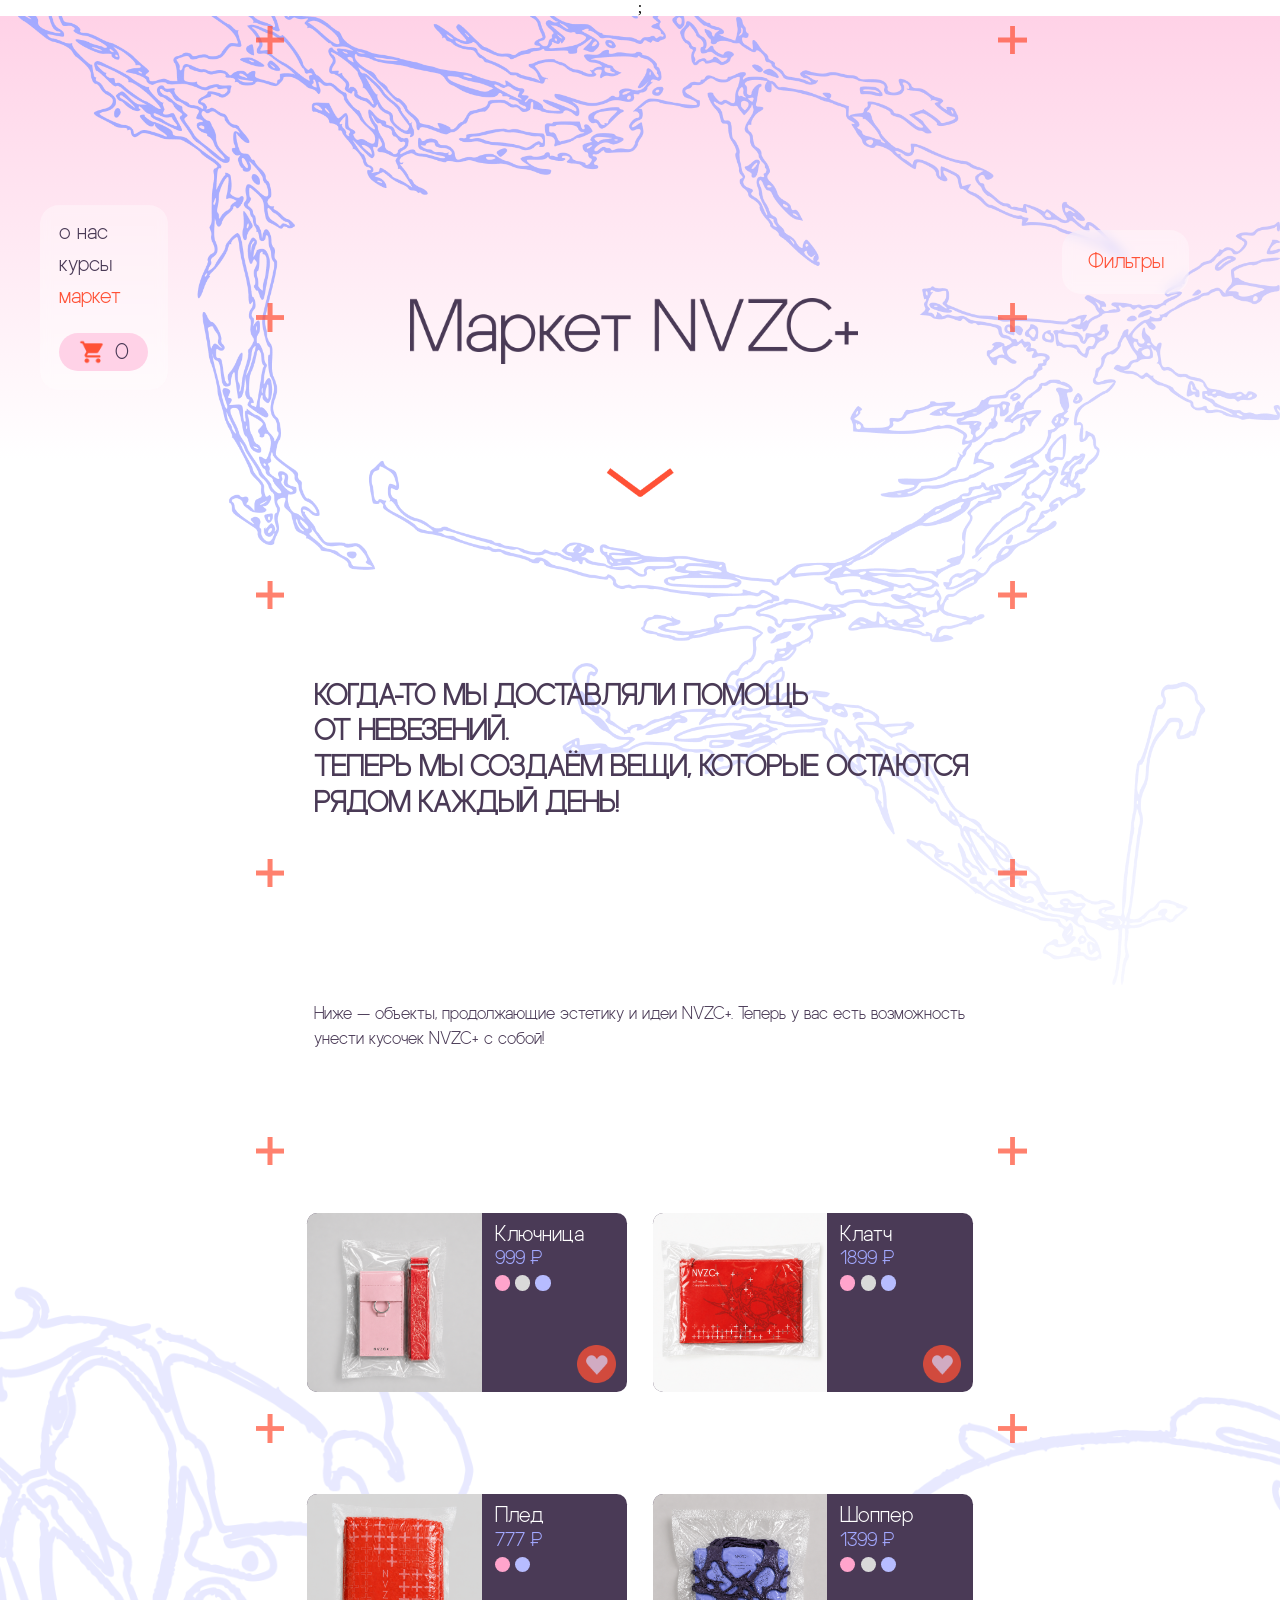
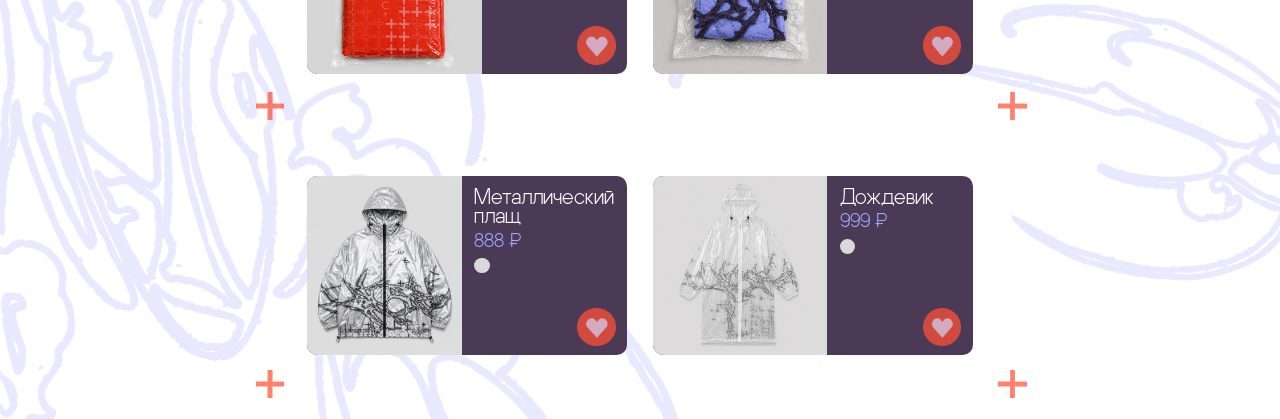
<file: shop.html>
<!doctype html>
<html lang="en">
  <head>
    <meta charset="UTF-8" />
    <meta name="viewport" content="width=device-width, initial-scale=1.0" />
    <title>NVZC+Shop</title>
    <link rel="stylesheet" href="./style_sheets/style.css" />
    <script defer src="./javascripts/preloader.js"></script>
    <script defer src="./javascripts/shop.js"></script>
    <link rel="stylesheet" href="./style_sheets/adaptive.css" />

    <link
      rel="icon"
      href="images/FAVICON.ico"
      type="images/ico"
    />
    <meta property="og:type" content="web-site" />
    <meta property="og:title" content="NVZC+" " />
    <meta
      property="og:description"
      content="Узнайте всё об особенностях вашего внутреннего состояния и чуточку больше с командой NVZC+!"
    />
    <meta
      property="og:image"
      content="https://raw.githubusercontent.com/zdarzuzz/NVZC-N/refs/heads/main/COVER.jpg"
    />
    <meta property="og:url" content="https://zdarzuzz.github.io/NVZC-N/" />;
  </head>

  <body>
    <div class="toast_notification">Товар добавлен в избранное ❤</div>
    <div id="loading">
      <main id="preloader">
        <div class="start-plus">
          <div class="click-line top-line"></div>
          <div class="click-line right-line"></div>
          <div class="click-line bottom-line"></div>
          <div class="click-line left-line"></div>

          <div class="plus_plus">
            <img class="plus1" src="images/plus1.png" alt="" />
            <img class="plus2" src="images/plus2.png" alt="" />
          </div>
        </div>
      </main>
    </div>

    <section class="page_content">
      <div class="plus_column"></div>
      <div class="plus_column2"></div>

      <nav class="filter_menu">
        <button class="filter_main">Фильтры</button>

        <div class="filter_submenu">
          <button class="filter" data-filter="bags">Сумки и аксесуары</button>

          <button class="filter" data-filter="home">Дом и комфорт</button>

          <button class="filter" data-filter="outerwear">Верхняя одежда</button>
        </div>
      </nav>

      <nav class="side_menu">
        <a class="menu_link" href="index.html">о нас</a>
        <a class="menu_link" href="courses.html">курсы</a>

        <a class="menu_link_active" href="shop.html">маркет</a>
        <a class="menu_cart" href="cart.html">
          <img src="images/cart.png" alt="" />
          <span>0</span>
          <div class="cart_chip">+1</div>
        </a>
      </nav>

      <section id="firstSection_Shop">
        <div class="pinkBackgroud1"></div>
        <div class="background_lines1">
          <img src="images/background_lines2.png" alt="" />
        </div>

        <img class="header_courses" src="images/header_shop.png" alt="" />
        <div class="scroll_arrow">
          <img src="images/arrow_down.png" alt="" />
        </div>

        <h5 class="about_text10">
          КОГДА-ТО МЫ ДОСТАВЛЯЛИ ПОМОЩЬ <br />ОТ НЕВЕЗЕНИЙ. <br />ТЕПЕРЬ МЫ
          СОЗДАЁМ ВЕЩИ, КОТОРЫЕ ОСТАЮТСЯ РЯДОМ КАЖДЫЙ ДЕНЬ!
        </h5>

        <h5 class="about_text11">
          Ниже — объекты, продолжающие эстетику и идеи NVZC+. Теперь у вас есть
          возможность унести кусочек NVZC+ с собой!
        </h5>
      </section>
      <section id="secondSection_Shop">
        <div class="product_grid">
          <!-- КАРТОЧКА  -->
          <div
            class="product_card"
            data-popup="product1"
            data-product="keyholder"
            data-category="bags"
          >
            <img class="product_img" src="images/key1.png" alt="" />
            <!-- КАРТОЧКА -->
            <div class="product_info">
              <h3>Ключница</h3>
              <p>999 ₽</p>

              <div class="product_colors">
                <span class="color color_pink"></span>
                <span class="color color_grey"></span>
                <span class="color color_blue"></span>
              </div>

              <button class="product_fav">
                <img class="like" src="images/product_button_fav.png" alt="" />
              </button>
            </div>
          </div>

          <div
            class="product_card"
            data-popup="product2"
            data-product="clutch"
            data-category="bags"
          >
            <img class="product_img" src="images/red_klatch1.png" alt="" />
            <!-- КАРТОЧКА -->
            <div class="product_info">
              <h3>Клатч</h3>
              <p>1899 ₽</p>

              <div class="product_colors">
                <span class="color color_pink"></span>
                <span class="color color_grey"></span>
                <span class="color color_blue"></span>
              </div>

              <button class="product_fav">
                <img class="like" src="images/product_button_fav.png" alt="" />
              </button>
            </div>
          </div>

          <div
            class="product_card"
            data-popup="product3"
            data-product="blanket"
            data-category="home"
          >
            <img class="product_img" src="images/red_blanket0.png" alt="" />
            <!-- КАРТОЧКА -->
            <div class="product_info">
              <h3>Плед</h3>
              <p>777 ₽</p>

              <div class="product_colors">
                <span class="color color_pink"></span>
                <span class="color color_blue"></span>
              </div>

              <button class="product_fav">
                <img class="like" src="images/product_button_fav.png" alt="" />
              </button>
            </div>
          </div>

          <div
            class="product_card"
            data-popup="product4"
            data-product="shopper"
            data-category="bags"
          >
            <img class="product_img" src="images/blue_shopper.png" alt="" />
            <!-- КАРТОЧКА -->
            <div class="product_info">
              <h3>Шоппер</h3>
              <p>1399 ₽</p>

              <div class="product_colors">
                <span class="color color_pink"></span>
                <span class="color color_grey"></span>
                <span class="color color_blue"></span>
              </div>

              <button class="product_fav">
                <img class="like" src="images/product_button_fav.png" alt="" />
              </button>
            </div>
          </div>

          <div
            class="product_card"
            data-popup="product5"
            data-product="metalCoat"
            data-category="outerwear"
          >
            <img class="product_img" src="images/metalCoat.png" alt="" />
            <!-- КАРТОЧКА -->
            <div class="product_info">
              <h3>Металлический плащ</h3>
              <p>888 ₽</p>

              <div class="product_colors">
                <span class="color color_grey"></span>
              </div>

              <button class="product_fav">
                <img class="like" src="images/product_button_fav.png" alt="" />
              </button>
            </div>
          </div>

          <div
            class="product_card"
            data-popup="product6"
            data-product="Coat"
            data-category="outerwear"
          >
            <img class="product_img" src="images/coat.png" alt="" />
            <!-- КАРТОЧКА -->
            <div class="product_info">
              <h3>Дождевик</h3>
              <p>999 ₽</p>

              <div class="product_colors">
                <span class="color color_grey"></span>
              </div>

              <button class="product_fav">
                <img class="like" src="images/product_button_fav.png" alt="" />
              </button>
            </div>
          </div>
        </div>

        <!-- ПОПАП -->
        <div class="product_popup" id="product1" data-product="keyholder">
          <div class="product_popup_content">
            <button class="popup_close">
              <img
                class="close_default"
                src="images/close_default.png"
                alt=""
              />
              <img class="close_hover" src="images/close_hover.png" alt="" />
            </button>

            <div class="product_popup_left">
              <div class="product_gallery">
                <div class="gallery_thumbs">
                  <img src="images/key1.png" class="thumb active" />
                  <img src="images/key2.png" class="thumb" />
                  <img src="images/key3.png" class="thumb" />
                  <img src="images/key4.png" class="thumb" />
                  <img src="images/key5.gif" class="thumb video_thumb" />
                </div>

                <div class="gallery_main">
                  <button class="gallery_arrow gallery_prev">
                    <img src="images/arrow_left.png" alt="" />
                  </button>

                  <img
                    id="mainProductImage"
                    src="images/red_klatch1.png"
                    class="main_image"
                  />

                  <button class="gallery_arrow gallery_next">
                    <img src="images/arrow_right.png" alt="" />
                  </button>
                </div>
              </div>
              <button class="popup_fav"></button>
            </div>

            <div class="product_popup_right">
              <h2>КЛЮЧНИЦА</h2>
              <p class="popup_price">999 ₽</p>

              <p class="popup_description">
                Ключница NVZC+ — маленький якорь внимания для вещей, которые
                важно не терять. Она крепится на ремень или сумку и помогает
                держать ключи рядом, а заодно мягко напоминает: опора может быть
                простой, видимой и всегда под рукой.
              </p>

              <div class="popup_colors">
                <span
                  class="popup_color popup_color_blue"
                  data-image="images/key_blue.png"
                  data-color="blue"
                  data-price="999 ₽"
                ></span>

                <span
                  class="popup_color popup_color_grey"
                  data-image="images/key_grey.png"
                  data-color="grey"
                  data-price="999 ₽"
                ></span>

                <span
                  class="popup_color popup_color_pink active"
                  data-image="images/key_pink.png"
                  data-color="pink"
                  data-price="1099 ₽"
                ></span>
              </div>

              <div class="popup_specs">
                <div class="spec_row">
                  <span>вес товара</span>
                  <span>40 г</span>
                </div>

                <div class="spec_row">
                  <span>материал</span>
                  <span>эко-кожа, металл</span>
                </div>

                <div class="spec_row">
                  <span>особенность</span>
                  <span>меньше поводов расстраиваться</span>
                </div>
              </div>

              <button class="add_to_cart">Добавить в корзину</button>
            </div>
          </div>
        </div>
        <div class="product_popup" id="product2" data-product="clutch">
          <div class="product_popup_content">
            <button class="popup_close">
              <img
                class="close_default"
                src="images/close_default.png"
                alt=""
              />
              <img class="close_hover" src="images/close_hover.png" alt="" />
            </button>

            <div class="product_popup_left">
              <div class="product_gallery">
                <div class="gallery_thumbs">
                  <img src="images/key1.png" class="thumb active" />
                  <img src="images/key2.png" class="thumb" />
                  <img src="images/key3.png" class="thumb" />
                  <img src="images/key4.png" class="thumb" />
                  <img src="images/key5.gif" class="thumb video_thumb" />
                </div>

                <div class="gallery_main">
                  <button class="gallery_arrow gallery_prev">
                    <img src="images/arrow_left.png" alt="" />
                  </button>

                  <img
                    id="mainProductImage"
                    src="images/red_klatch1.png"
                    class="main_image"
                  />

                  <button class="gallery_arrow gallery_next">
                    <img src="images/arrow_right.png" alt="" />
                  </button>
                </div>
              </div>
              <button class="popup_fav"></button>
            </div>

            <div class="product_popup_right">
              <h2>КЛАТЧ</h2>
              <p class="popup_price">1899 ₽</p>

              <p class="popup_description">
                Минималистичный клатч для вещей, которые должны быть рядом.
                Документы, телефон, заметки, случайные мысли и всё, что
                сопровождает вас в течение дня. Лаконичная форма и ничего
                лишнего — только предмет и его назначение.
              </p>

              <div class="popup_colors">
                <span
                  class="popup_color popup_color_blue"
                  data-image="images/key_blue.png"
                  data-color="blue"
                  data-price="999 ₽"
                ></span>

                <span
                  class="popup_color popup_color_grey"
                  data-image="images/key_grey.png"
                  data-color="grey"
                  data-price="999 ₽"
                ></span>

                <span
                  class="popup_color popup_color_pink active"
                  data-image="images/key_pink.png"
                  data-color="pink"
                  data-price="1099 ₽"
                ></span>
              </div>

              <div class="popup_specs">
                <div class="spec_row">
                  <span>вес товара</span>
                  <span>250 г</span>
                </div>

                <div class="spec_row">
                  <span>материал</span>
                  <span>экокожа, текстиль, металл</span>
                </div>

                <div class="spec_row">
                  <span>особенность</span>
                  <span>снижает вероятность потерять важное</span>
                </div>
              </div>

              <button class="add_to_cart">Добавить в корзину</button>
            </div>
          </div>
        </div>
        <div class="product_popup" id="product3" data-product="blanket">
          <div class="product_popup_content">
            <button class="popup_close">
              <img
                class="close_default"
                src="images/close_default.png"
                alt=""
              />
              <img class="close_hover" src="images/close_hover.png" alt="" />
            </button>

            <div class="product_popup_left">
              <div class="product_gallery">
                <div class="gallery_thumbs">
                  <img src="images/key1.png" class="thumb active" />
                  <img src="images/key2.png" class="thumb" />
                  <img src="images/key3.png" class="thumb" />
                  <img src="images/key4.png" class="thumb" />
                  <img src="images/key5.gif" class="thumb video_thumb" />
                </div>

                <div class="gallery_main">
                  <button class="gallery_arrow gallery_prev">
                    <img src="images/arrow_left.png" alt="" />
                  </button>

                  <img
                    id="mainProductImage"
                    src="images/red_klatch1.png"
                    class="main_image"
                  />

                  <button class="gallery_arrow gallery_next">
                    <img src="images/arrow_right.png" alt="" />
                  </button>
                </div>
              </div>
              <button class="popup_fav"></button>
            </div>

            <div class="product_popup_right">
              <h2>ПЛЕД</h2>
              <p class="popup_price">777 ₽</p>

              <p class="popup_description">
                Мягкий плед для вечеров дома, долгих чтений и дней, когда мир
                кажется немного громче обычного. Согревает, создаёт ощущение
                уюта и помогает ненадолго отключиться от лишнего.
              </p>

              <div class="popup_colors">
                <span
                  class="popup_color popup_color_blue"
                  data-image="images/key_blue.png"
                  data-color="blue"
                  data-price="999 ₽"
                ></span>

                <span
                  class="popup_color popup_color_grey"
                  data-image="images/key_grey.png"
                  data-color="grey"
                  data-price="999 ₽"
                ></span>

                <span
                  class="popup_color popup_color_pink active"
                  data-image="images/key_pink.png"
                  data-color="pink"
                  data-price="1099 ₽"
                ></span>
              </div>

              <div class="popup_specs">
                <div class="spec_row">
                  <span>вес товара</span>
                  <span>900 г</span>
                </div>

                <div class="spec_row">
                  <span>материал</span>
                  <span>хлопок, полиэстер</span>
                </div>

                <div class="spec_row">
                  <span>особенность</span>
                  <span>повышает уровень комфорта</span>
                </div>
              </div>

              <button class="add_to_cart">Добавить в корзину</button>
            </div>
          </div>
        </div>
        <div class="product_popup" id="product4" data-product="shopper">
          <div class="product_popup_content">
            <button class="popup_close">
              <img
                class="close_default"
                src="images/close_default.png"
                alt=""
              />
              <img class="close_hover" src="images/close_hover.png" alt="" />
            </button>

            <div class="product_popup_left">
              <div class="product_gallery">
                <div class="gallery_thumbs">
                  <img src="images/key1.png" class="thumb active" />
                  <img src="images/key2.png" class="thumb" />
                  <img src="images/key3.png" class="thumb" />
                  <img src="images/key4.png" class="thumb" />
                  <img src="images/key5.gif" class="thumb video_thumb" />
                </div>

                <div class="gallery_main">
                  <button class="gallery_arrow gallery_prev">
                    <img src="images/arrow_left.png" alt="" />
                  </button>

                  <img
                    id="mainProductImage"
                    src="images/red_klatch1.png"
                    class="main_image"
                  />

                  <button class="gallery_arrow gallery_next">
                    <img src="images/arrow_right.png" alt="" />
                  </button>
                </div>
              </div>
              <button class="popup_fav"></button>
            </div>

            <div class="product_popup_right">
              <h2>ШОППЕР</h2>
              <p class="popup_price">1399 ₽</p>

              <p class="popup_description">
                Повседневная сумка для всего, что сопровождает вас в течение
                дня. Книга, ноутбук, покупки, зарядка, блокнот и ещё пара вещей,
                которые «на всякий случай». Вместительный, прочный и достаточно
                лаконичный, чтобы сочетаться с чем угодно.
              </p>

              <div class="popup_colors">
                <span
                  class="popup_color popup_color_blue"
                  data-image="images/key_blue.png"
                  data-color="blue"
                  data-price="999 ₽"
                ></span>

                <span
                  class="popup_color popup_color_grey"
                  data-image="images/key_grey.png"
                  data-color="grey"
                  data-price="999 ₽"
                ></span>

                <span
                  class="popup_color popup_color_pink active"
                  data-image="images/key_pink.png"
                  data-color="pink"
                  data-price="1099 ₽"
                ></span>
              </div>

              <div class="popup_specs">
                <div class="spec_row">
                  <span>вес товара</span>
                  <span>180 г</span>
                </div>

                <div class="spec_row">
                  <span>материал</span>
                  <span>плотный хлопок, переработанный пластик</span>
                </div>

                <div class="spec_row">
                  <span>особенность</span>
                  <span>помогает носить всё необходимое</span>
                </div>
              </div>

              <button class="add_to_cart">Добавить в корзину</button>
            </div>
          </div>
        </div>
        <div class="product_popup" id="product5" data-product="metalCoat">
          <div class="product_popup_content">
            <button class="popup_close">
              <img
                class="close_default"
                src="images/close_default.png"
                alt=""
              />
              <img class="close_hover" src="images/close_hover.png" alt="" />
            </button>

            <div class="product_popup_left">
              <div class="product_gallery">
                <div class="gallery_thumbs">
                  <img src="images/key1.png" class="thumb active" />
                  <img src="images/key2.png" class="thumb" />
                  <img src="images/key3.png" class="thumb" />
                  <img src="images/key4.png" class="thumb" />
                  <img src="images/key5.gif" class="thumb video_thumb" />
                </div>

                <div class="gallery_main">
                  <button class="gallery_arrow gallery_prev">
                    <img src="images/arrow_left.png" alt="" />
                  </button>

                  <img
                    id="mainProductImage"
                    src="images/red_klatch1.png"
                    class="main_image"
                  />

                  <button class="gallery_arrow gallery_next">
                    <img src="images/arrow_right.png" alt="" />
                  </button>
                </div>
              </div>
              <button class="popup_fav"></button>
            </div>

            <div class="product_popup_right">
              <h2>МЕТАЛЛИЧЕСКИЙ ПЛАЩ</h2>
              <p class="popup_price">888 ₽</p>

              <p class="popup_description">
                Не столько одежда, сколько заявление. Металлический блеск
                меняется вместе со светом, превращая привычный силуэт в объект
                внимания. Для тех случаев, когда незаметность не входит в планы.
              </p>

              <div class="popup_colors">
                <span
                  class="popup_color popup_color_grey"
                  data-image="images/key_grey.png"
                  data-color="grey"
                  data-price="999 ₽"
                ></span>
              </div>

              <div class="popup_specs">
                <div class="spec_row">
                  <span>вес товара</span>
                  <span>950 г</span>
                </div>

                <div class="spec_row">
                  <span>материал</span>
                  <span>металлизированная ткань</span>
                </div>

                <div class="spec_row">
                  <span>особенность</span>
                  <span>отражает свет и некоторые сомнения.</span>
                </div>
              </div>

              <button class="add_to_cart">Добавить в корзину</button>
            </div>
          </div>
        </div>
        <div class="product_popup" id="product6" data-product="Coat">
          <div class="product_popup_content">
            <button class="popup_close">
              <img
                class="close_default"
                src="images/close_default.png"
                alt=""
              />
              <img class="close_hover" src="images/close_hover.png" alt="" />
            </button>

            <div class="product_popup_left">
              <div class="product_gallery">
                <div class="gallery_thumbs">
                  <img src="images/key1.png" class="thumb active" />
                  <img src="images/key2.png" class="thumb" />
                  <img src="images/key3.png" class="thumb" />
                  <img src="images/key4.png" class="thumb" />
                  <img src="images/key5.gif" class="thumb video_thumb" />
                </div>

                <div class="gallery_main">
                  <button class="gallery_arrow gallery_prev">
                    <img src="images/arrow_left.png" alt="" />
                  </button>

                  <img
                    id="mainProductImage"
                    src="images/red_klatch1.png"
                    class="main_image"
                  />

                  <button class="gallery_arrow gallery_next">
                    <img src="images/arrow_right.png" alt="" />
                  </button>
                </div>
              </div>
              <button class="popup_fav"></button>
            </div>

            <div class="product_popup_right">
              <h2>ДОЖДЕВИК</h2>
              <p class="popup_price">999 ₽</p>

              <p class="popup_description">
                Для дней, когда небо решило высказаться. Лёгкий дождевик,
                который защищает от непогоды и позволяет продолжать движение
                независимо от прогноза. Простая форма, понятная функция и
                немного спокойствия поверх одежды.
              </p>

              <div class="popup_colors">
                <span
                  class="popup_color popup_color_grey"
                  data-image="images/key_grey.png"
                  data-color="grey"
                  data-price="999 ₽"
                ></span>
              </div>

              <div class="popup_specs">
                <div class="spec_row">
                  <span>вес товара</span>
                  <span>350 г</span>
                </div>

                <div class="spec_row">
                  <span>материал</span>
                  <span>водоотталкивающий полиэстер</span>
                </div>

                <div class="spec_row">
                  <span>особенность</span>
                  <span>сохраняет остатки хорошего настроения</span>
                </div>
              </div>

              <button class="add_to_cart">Добавить в корзину</button>
            </div>
          </div>
        </div>
        <div class="bg_lines">
          <img src="images/lines6.png" alt="" />
        </div>
      </section>
      <section id="thirdSection_Shop"></section>
    </section>
  </body>
</html>
</file>
<file: style_sheets/style.css>
@import "reset.css";
@import "fonts.css";
@import "layout.css";
@import "animation.css";
@import "adaptive.css";
</file>
<file: style_sheets/adaptive.css>
@media (max-width: 480px) {
  html,
  body {
    width: 100%;
    max-width: 100%;
    overflow-x: hidden;
  }

  body {
    display: block;
    min-width: 320px;
  }

  body.popup-open {
    overflow: hidden;
  }

  .page_content {
    width: 100%;
    overflow-x: hidden;
  }

  #preloader {
    height: 100vh;
  }

  .start-plus {
    width: 34vw;
    height: 34vw;
  }

  .plus_plus {
    width: 18vw;
    height: 18vw;
  }

  .top-line,
  .right-line,
  .bottom-line,
  .left-line {
    width: 3vw;
    height: 3vw;
  }

  .top-line {
    left: 15.5vw;
    top: 2vw;
  }

  .right-line {
    top: 15.5vw;
    right: 2vw;
  }

  .bottom-line {
    left: 15.5vw;
    bottom: 2vw;
  }

  .left-line {
    left: 2vw;
    top: 15.5vw;
  }

  .plus_column,
  .plus_column2,
  .scroll_arrow {
    display: none !important;
  }
  .background_lines1 img {
    position: absolute;
    width: 150%;
    height: auto;
    margin: -9vw 0 0 -20vw;
  }
  .pinkBackgroud1 {
    height: 90vw;
  }

  .side_menu {
    position: fixed;
    left: 50%;
    right: auto;
    top: auto;
    bottom: 4vw;
    transform: translateX(-50%);
    width: calc(100% - 8vw);
    box-sizing: border-box;
    padding: 3vw 4vw;
    border-radius: 999px;
    display: flex;
    flex-direction: row;
    justify-content: space-between;
    align-items: center;
    gap: 2vw;
    background: rgba(255, 255, 255, 0.72);
    backdrop-filter: blur(2vw);
    z-index: 1000;
  }

  .menu_link,
  .menu_link_active {
    font-size: 4vw;
    line-height: 1;
    white-space: nowrap;
  }

  .menu_link:hover {
    transform: none;
  }

  .menu_cart {
    width: 17vw;
    height: 9vw;
    margin-top: 0;
    gap: 1.5vw;
  }

  .menu_cart span {
    font-size: 4vw;
    margin: 0.4vw 0 0 -0.5vw;
  }

  .cart_chip {
    top: -2vw;
    right: -2vw;
    min-width: 5.5vw;
    height: 5.5vw;
    font-size: 2.8vw;
  }

  .filter_menu {
    position: fixed;
    left: 4vw;
    top: 4vw;
    width: auto;
    max-width: calc(100% - 8vw);
    box-sizing: border-box;
    padding: 3vw 4vw;
    border-radius: 6vw;
    gap: 2vw;
    background: rgba(255, 255, 255, 0.75);
    backdrop-filter: blur(2vw);
    z-index: 1001;
  }

  .filter_main {
    font-size: 4vw;
  }

  .filter_submenu {
    gap: 2vw;
    margin-top: 2vw;
  }

  .filter_submenu button {
    font-size: 3.6vw;
    line-height: 4.5vw;
    padding: 0;
  }

  .filter_submenu button:hover {
    transform: none;
  }

  #firstSection_Shop {
    height: 145vw;
    min-height: 520px;
    overflow: hidden;
  }

  .header_courses {
    position: absolute;
    width: 70vw;
    margin: 0;
    top: 5vw;
    left: 0vw;
  }

  .about_text10 {
    top: 70vw;
    left: 8vw;
    width: 84vw;
    font-size: 5.2vw;
    line-height: 6.6vw;
    text-align: left;
  }

  .about_text11 {
    top: 119vw;
    left: 8vw;
    width: 84vw;
    font-size: 3.8vw;
    line-height: 5.2vw;
  }

  #secondSection_Shop {
    height: auto;
    min-height: 0;
    padding: 8vw 0 28vw;
    overflow: visible;
  }

  .product_grid {
    position: relative;
    top: auto;
    left: auto;
    width: calc(100% - 8vw);
    margin: 0 auto;
    display: grid;
    grid-template-columns: 1fr;
    grid-auto-rows: auto;
    gap: 5vw;
  }

  .product_card {
    width: 100%;
    height: auto;
    min-height: 48vw;
    grid-template-columns: 45% 55%;
    border-radius: 4vw;
  }

  .product_img {
    min-height: 48vw;
  }

  .product_info {
    padding: 4vw;
    min-height: 48vw;
    box-sizing: border-box;
  }

  .product_info h3 {
    font-size: 5vw;
    line-height: 5.7vw;
    padding-right: 8vw;
  }

  .product_info p {
    margin: 2vw 0 3vw;
    font-size: 4.6vw;
  }

  .product_colors {
    gap: 1.8vw;
  }

  .color {
    width: 3.6vw;
    height: 3.6vw;
  }

  .product_fav,
  .product_cart {
    width: 10vw;
    height: 10vw;
    right: 3vw;
  }

  .product_fav {
    bottom: 3vw;
  }

  .product_cart {
    bottom: 15vw;
  }

  .product_fav img,
  .product_cart img {
    width: 10vw;
    height: 10vw;
  }

  .product_fav:hover,
  .product_cart:hover {
    transform: none;
  }

  .toast_notification {
    top: 4vw;
    left: 50%;
    right: auto;
    width: calc(100% - 8vw);
    box-sizing: border-box;
    transform: translate(-50%, -6vw);
    padding: 3.5vw 5vw;
    border-radius: 999px;
    font-size: 3.6vw;
    text-align: center;
  }

  .toast_notification.show {
    transform: translate(-50%, 0);
  }

  .product_popup {
    align-items: flex-end;
    padding: 0;
  }

  .product_popup.active {
    display: flex;
  }

  .product_popup_content {
    width: 100%;
    height: 94vh;
    max-height: 94vh;
    padding: 5vw 4vw 8vw;
    border-radius: 6vw 6vw 0 0;
    display: flex;
    flex-direction: column;
    gap: 5vw;
    overflow-y: auto;
    -webkit-overflow-scrolling: touch;
  }

  .popup_close {
    position: fixed;
    top: 11vw;
    right: 4vw;
    width: 9vw;
    height: 9vw;
    margin: 0;
    z-index: 10000;
  }

  .product_popup_left {
    width: 100%;
    height: auto;
    margin: 4vw 0 0;
    overflow: visible;
  }

  .product_gallery {
    width: 100%;
    height: auto;
    display: flex;
    flex-direction: column-reverse;
    gap: 3vw;
  }

  .gallery_main {
    width: 100%;
    height: 78vw;
    border-width: 0.5vw;
    border-radius: 3vw;
    box-sizing: border-box;
  }

  .main_image {
    width: 100%;
    height: 100%;
    object-fit: contain;
  }

  .gallery_thumbs {
    width: 100%;
    display: flex;
    flex-direction: row;
    gap: 2vw;
    overflow-x: auto;
    padding-bottom: 1vw;
  }

  .thumb {
    width: 16vw;
    height: 16vw;
    flex: 0 0 16vw;
    border-radius: 2vw;
  }

  .thumb.active {
    border-width: 0.5vw;
  }

  .gallery_arrow {
    width: 10vw;
    height: 10vw;
  }

  .gallery_arrow img {
    width: 3.5vw;
  }

  .gallery_prev {
    left: 3vw;
  }

  .gallery_next {
    right: 3vw;
  }

  .gallery_arrow:hover {
    transform: none;
  }

  .product_popup_right {
    width: 100%;
    height: auto;
    overflow: visible;
  }

  .product_popup_right h2 {
    margin: 0;
    font-size: 8vw;
    line-height: 8.5vw;
  }

  .popup_price {
    margin: 2vw 0 3vw;
    font-size: 5.5vw;
  }

  .popup_description {
    width: 100%;
    font-size: 4vw;
    line-height: 5.6vw;
  }

  .popup_colors {
    gap: 3vw;
    margin: 5vw 0 4vw;
  }

  .popup_color,
  .popup_colors .color {
    width: 11vw;
    height: 11vw;
    border-radius: 2vw;
  }

  .popup_color.active {
    border-width: 0.6vw;
  }

  .popup_specs {
    margin-top: 2vw;
    gap: 0;
  }

  .popup_specs div,
  .spec_row {
    display: grid;
    grid-template-columns: 42% 58%;
    gap: 3vw;
    padding: 3vw 0;
    border-bottom-width: 0.3vw;
    box-sizing: border-box;
  }

  .spec_row span {
    font-size: 3.6vw;
    line-height: 4.5vw;
  }

  .spec_row span:last-child {
    text-align: right;
  }

  .add_to_cart {
    width: 100%;
    height: 13vw;
    margin: 6vw 0 0;
    font-size: 4.2vw;
  }

  .add_to_cart:hover {
    transform: none;
  }

  .side_menu {
    position: fixed;
    left: 50%;
    right: auto;
    top: auto;
    bottom: 4vw;
    transform: translateX(-50%);
    width: calc(100% - 8vw);
    min-height: 15vw;
    padding: 3vw 4vw;
    display: flex;
    flex-direction: row;
    justify-content: space-between;
    align-items: center;
    gap: 2vw;
    border-radius: 999px;
    background: rgba(255, 255, 255, 0.72);
    backdrop-filter: blur(3vw);
    -webkit-backdrop-filter: blur(3vw);
    box-shadow: 0 1vw 5vw rgba(74, 58, 86, 0.12);
    z-index: 999;
  }

  .menu_link,
  .menu_link_active {
    font-size: 4vw;
    line-height: 1;
    white-space: nowrap;
  }

  .menu_link:hover,
  .menu_link_active:hover {
    transform: none;
  }

  .menu_cart {
    width: 15vw;
    height: 9vw;
    margin: 0;
    gap: 1.5vw;
    border-radius: 999px;
    flex: 0 0 auto;
  }

  .menu_cart img {
    height: 58%;
  }

  .menu_cart span {
    font-size: 4vw;
    margin: 0.5vw 0 0 -0.5vw;
  }

  .cart_chip {
    font-size: 3.2vw;
  }

  .plus_column,
  .plus_column2 {
    display: none;
  }

  .background_lines1 img,
  .background_lines2 img,
  .background_lines3 img,
  .background_lines4 img,
  .background_lines5 img,
  .lines1 {
    pointer-events: none;
  }

  #firstSection_About {
    height: auto;
    min-height: 170vw;
    padding: 0 0 14vw;
    overflow: hidden;
  }

  .pinkBackgroud1 {
    height: 94vw;
    background: linear-gradient(#ffd2e7 0%, #fff 100%);
  }

  .background_lines1 img {
    width: 170%;
    max-width: none;
    left: -36vw;
    top: 0;
    margin: -2vw 0 0 0;
    opacity: 0.55;
  }

  .logo {
    position: relative;
    display: block;
    width: 78vw;
    height: auto;
    margin: 29vw auto 0;
    z-index: 3;
  }

  .scroll_arrow {
    top: 103vw;
    z-index: 4;
  }

  .scroll_arrow img {
    width: 16vw;
  }

  .about_text {
    position: relative;
    top: auto;
    left: auto;
    width: calc(100% - 10vw);
    margin: 22vw auto 0;
    font-size: 5.2vw;
    line-height: 7vw;
    text-align: left;
    z-index: 3;
  }

  .about_text br {
    display: none;
  }

  .gallery {
    display: block;
    width: 100%;
    margin: 12vw auto 0;
    position: relative;
  }

  .slider_window {
    position: relative;
    width: 88vw;
    height: 54vw;
    margin: 0 auto;
    overflow: hidden;
    border-radius: 0;
    box-shadow: 0 1.5vw 7vw rgba(74, 58, 86, 0.14);
  }

  .slider_track {
    width: max-content;
    height: 54vw;
    display: flex;
    animation: mobileAutoSlider 20s infinite ease-in-out;
    box-shadow: none;
  }

  .slider_track img {
    width: 88vw;
    height: 54vw;
    object-fit: cover;
    flex: 0 0 88vw;
  }

  .lines1 {
    width: 70vw;
    margin: 8vw 0 0 36vw;
    opacity: 0.5;
    transform: rotate(-15deg);
    z-index: 1;
  }

  .lines1.show {
    transform: rotate(-15deg);
  }

  #secondSection_About {
    height: auto;
    min-height: 230vw;
    padding: 18vw 0 18vw;
    overflow: hidden;
    background: linear-gradient(#fff 0%, #ffd2e7 48%, #fff 100%);
  }

  .about_text2 {
    display: none;
  }

  .background_lines2 img {
    position: absolute;
    width: 125vw;
    max-width: none;
    left: -42vw;
    top: 0;
    margin: 0;
    opacity: 0.35;
    transform: none;
  }

  .background_lines2 img.show {
    transform: none;
  }

  .fishText {
    position: relative;
    top: auto;
    left: auto;
    width: calc(100% - 10vw);
    margin: 0 auto 12vw;
    font-size: 4.2vw;
    line-height: 6.2vw;
    z-index: 6;
  }

  .fishText br {
    display: none;
  }

  .whiteBlockText {
    position: relative;
    left: auto;
    top: auto;
    width: calc(100% - 8vw);
    height: auto;
    min-height: 120vw;
    margin: 0 auto;
    padding: 8vw 5vw;
    background: rgba(255, 255, 255, 0.92);
    z-index: 6;
  }

  .target_block {
    width: 100%;
    height: auto;
    min-height: 92vw;
    margin: 0;
    overflow: visible;
  }

  .target_text,
  .target_image {
    position: relative;
    inset: auto;
    width: 100%;
    height: auto;
    margin: 0;
    opacity: 1;
    transform: none;
  }

  .target_text {
    z-index: 2;
  }

  .target_image {
    margin-top: 7vw;
    overflow: hidden;
    height: 48vw;
    z-index: 1;
  }

  .target_block:hover .target_text,
  .target_block:hover .target_image {
    opacity: 1;
  }

  .about_text1 {
    position: relative;
    top: auto;
    left: auto;
    width: 100%;
    margin: 0;
    font-size: 5.2vw;
    line-height: 7vw;
    text-align: left;
  }

  .fishText1 {
    position: relative;
    top: auto;
    left: auto;
    width: 100%;
    margin: 5vw 0 0;
    font-size: 4.1vw;
    line-height: 6.1vw;
  }

  .target_image_track {
    height: 48vw;
    animation: mobileTargetSlider 12s infinite ease-in-out;
  }

  .target_image_track img {
    width: 82vw;
    height: 48vw;
    flex: 0 0 82vw;
    object-fit: cover;
  }

  .about_text3 {
    position: relative;
    top: auto;
    left: auto;
    width: 100%;
    margin: 10vw 0 0;
    font-size: 5.2vw;
    line-height: 7.2vw;
    text-align: left;
  }

  .about_text3 br {
    display: none;
  }

  .background_lines3 img {
    width: 130vw;
    max-width: none;
    top: auto;
    bottom: 5vw;
    left: -16vw;
    margin: 0;
    opacity: 0.25;
    transform: none;
  }

  .background_lines3 img.show {
    transform: none;
  }

  #thirdSection_About {
    height: auto;
    min-height: 360vw;
    padding: 16vw 0 26vw;
    overflow: hidden;
    background: linear-gradient(#fff 0%, #b7bcff 100%);
  }

  .audience_grid_section {
    width: 100%;
    position: relative;
  }

  .flip_grid {
    width: calc(100% - 10vw);
    margin: 0 auto;
    display: block;
    perspective: none;
  }

  .grid_text {
    position: relative;
    top: auto;
    left: auto;
    width: 100%;
    margin: 0 auto 10vw;
    font-size: 4.2vw;
    line-height: 6.2vw;
  }

  .grid_text br {
    display: none;
  }

  .mosaic_block {
    position: relative;
    width: 92vw;
    margin: 0 auto 14vw;
    overflow: hidden;
    z-index: 4;
  }

  .first_half,
  .second_half {
    position: relative;
    display: flex;
    flex-direction: column;
    gap: 1vw;
    margin: 0;
  }

  .second_half {
    margin-top: 1vw;
  }

  .first_row,
  .second_row,
  .third_row {
    display: flex;
    gap: 1vw;
    width: max-content;
  }

  .square {
    width: 9.4vw;
    height: 9.4vw;
    flex: 0 0 9.4vw;
  }

  .fishText2,
  .fishText3,
  .fishText4,
  .about_text5,
  .about_text6 {
    position: relative;
    top: auto;
    left: auto;
    width: calc(100% - 10vw);
    margin-left: auto;
    margin-right: auto;
    text-align: left;
    z-index: 5;
  }

  .fishText2,
  .fishText3,
  .fishText4 {
    font-size: 4.2vw;
    line-height: 6.2vw;
    margin-top: 8vw;
  }

  .about_text5,
  .about_text6 {
    font-size: 5.2vw;
    line-height: 7.2vw;
    margin-top: 8vw;
  }

  .background_lines4 img {
    width: 220vw;
    max-width: none;
    left: -55vw;
    top: 30vw;
    opacity: 0.22;
  }

  .gallery2 {
    display: block;
    width: 100%;
    margin: 12vw auto 0;
    position: relative;
  }

  .slider_window2 {
    position: relative;
    width: 88vw;
    height: 54vw;
    margin: 0 auto;
    overflow: hidden;
    box-shadow: 0 1.5vw 7vw rgba(74, 58, 86, 0.14);
  }

  .slider_track2 {
    height: 54vw;
    animation: mobileAutoSlider 20s infinite ease-in-out;
    box-shadow: none;
  }

  .slider_track2 img,
  .slider_track2 a,
  .slider_track2 a img {
    width: 88vw;
    height: 54vw;
    flex: 0 0 88vw;
    object-fit: cover;
  }

  .slider_track2 a:hover img {
    filter: none;
    transform: none;
  }

  .background_lines5 {
    position: absolute;
    width: 100%;
    left: 0;
    top: auto;
    bottom: 16vw;
    margin: 0;
    opacity: 0.3;
  }

  .background_lines5 img {
    width: 120vw;
    max-width: none;
    margin-left: -10vw;
  }

  #thirdSection_About::after {
    content: "";
    display: block;
    height: 16vw;
  }

  @media (max-width: 480px) {
    @keyframes mobileAutoSlider {
      0% {
        transform: translateX(0);
      }
      12% {
        transform: translateX(0);
      }
      16% {
        transform: translateX(-88vw);
      }
      28% {
        transform: translateX(-88vw);
      }
      32% {
        transform: translateX(-176vw);
      }
      44% {
        transform: translateX(-176vw);
      }
      48% {
        transform: translateX(-264vw);
      }
      60% {
        transform: translateX(-264vw);
      }
      64% {
        transform: translateX(-352vw);
      }
      76% {
        transform: translateX(-352vw);
      }
      80% {
        transform: translateX(-440vw);
      }
      92% {
        transform: translateX(-440vw);
      }
      100% {
        transform: translateX(0);
      }
    }

    @keyframes mobileTargetSlider {
      0%,
      25% {
        transform: translateX(0);
      }
      33%,
      58% {
        transform: translateX(-82vw);
      }
      66%,
      91% {
        transform: translateX(-164vw);
      }
      100% {
        transform: translateX(0);
      }
    }
  }

  #firstSection_Courses {
    height: auto;
    min-height: 185vw;
    overflow: hidden;
    padding: 0 0 12vw;
    box-sizing: border-box;
  }

  .header_courses {
    position: relative;
    display: block;
    width: 76vw;
    margin: 35vw auto 0;
    z-index: 5;
  }

  .scroll_arrow {
    top: 95vw;
    z-index: 10;
  }

  .scroll_arrow img {
    width: 16vw;
  }

  .about_text7 {
    position: relative;
    top: auto;
    left: auto;
    width: calc(100% - 12vw);
    margin: 35vw auto 0;
    font-size: 6.2vw;
    line-height: 1.18;
    text-align: left;
    z-index: 6;
  }

  .fishText5 {
    position: relative;
    top: auto;
    left: auto;
    width: calc(100% - 12vw);
    margin: 8vw auto 0;
    font-size: 4.2vw;
    line-height: 1.45;
    z-index: 6;
  }

  #secondSection_Courses {
    height: auto;
    min-height: 0;
    overflow: visible;
    padding: 12vw 0 14vw;
    background: linear-gradient(#fff, #a3a9ff 45%, #fff);
  }

  .course_card1,
  .course_card2,
  .course_card3,
  .course_card4,
  .course_card5,
  .course_card6 {
    position: relative;
    top: auto;
    left: auto;
    width: calc(100% - 10vw);
    height: auto;
    min-height: 64vw;
    margin: 0 auto 7vw;
    padding: 6vw;
    box-sizing: border-box;
    border-radius: 0;
    background: #ffd2e7;
    animation: courseAppear 0.8s ease forwards;
    transform: translateY(8vw);
  }

  .course_header {
    margin: 0;
    display: block;
  }

  .course_header h3 {
    margin: 0;
    font-size: 9vw;
    line-height: 0.95;
    font-weight: 400;
    color: #4a3a56;
  }

  .course_content {
    display: block;
    width: 100%;
    height: auto;
    margin: 8vw 0 0;
  }

  .course_problem {
    position: relative;
    left: auto;
    top: auto;
    width: 100%;
    margin: 0;
    font-size: 4.3vw;
    line-height: 1.35;
    color: #ff5136;
  }

  .points {
    margin: 7vw 0 0;
    display: flex;
    gap: 1.7vw;
  }

  .point,
  .point_active {
    width: 3vw;
    height: 3vw;
    margin: 0;
  }

  .course_more {
    position: relative;
    left: auto;
    top: auto;
    width: 100%;
    height: 13vw;
    margin: 7vw 0 0;
    border-radius: 999px;
    font-size: 4.4vw;
  }

  .course_more:hover {
    transform: none;
    box-shadow: none;
  }

  .popup {
    align-items: flex-start;
    overflow-y: auto;
    -webkit-overflow-scrolling: touch;
    padding: 4vw 0 26vw;
    box-sizing: border-box;
  }

  .popup.active {
    display: block;
  }

  .course_popup {
    width: calc(100% - 6vw);
    height: auto;
    min-height: auto;
    max-height: none;
    margin: 0 auto;
    padding: 7vw 5vw 8vw;
    display: flex;
    flex-direction: column;
    gap: 7vw;
    overflow: visible;
    box-sizing: border-box;
    border-radius: 4vw;
  }

  .popup_close {
    width: 8vw;
    height: 8vw;
    top: 4vw;
    right: 4vw;
    margin: 0;
    z-index: 20;
  }

  .popup_left,
  .popup_right {
    width: 100%;
    margin: 0;
    overflow: visible;
  }

  .course_small {
    font-size: 4vw;
    margin: 0 0 2vw;
  }

  .course_popup h2,
  h2 {
    margin: 0;
    padding-right: 11vw;
    font-size: 10vw;
    line-height: 0.95;
    font-weight: 400;
  }

  .course_level {
    margin: 3vw 0 0;
    font-size: 4vw;
    line-height: 1.25;
  }

  .course_image {
    width: 100%;
    height: 55vw;
    margin: 6vw 0;
    border-radius: 0;
  }

  .course_image img {
    position: absolute;
    width: 100%;
    height: 100%;
    object-fit: cover;
  }

  .course_description {
    font-size: 4.2vw;
    line-height: 1.35;
  }

  .buy_course {
    width: 100%;
    height: 13vw;
    margin: 6vw 0 0;
    font-size: 4.3vw;
  }

  .course_info {
    display: grid;
    grid-template-columns: 1fr;
    gap: 5vw;
    padding-bottom: 6vw;
    border-bottom: 0.4vw solid #f08ab7;
  }

  .mini_header1,
  .mini_header3 {
    margin: 0;
  }

  .course_info h4,
  .popup_right h4 {
    font-size: 4.8vw;
    line-height: 1.1;
  }

  .course_info span,
  .status1 {
    margin-top: 2vw;
    font-size: 4vw;
    line-height: 1.3;
  }

  .popup_right > h4 {
    margin-top: 7vw;
  }

  .benefits_grid,
  .inside_grid {
    display: grid;
    grid-template-columns: 1fr;
    gap: 4.5vw;
    margin-top: 5vw;
  }

  .benefit_item {
    align-items: center;
    gap: 4vw;
  }

  .benefit_icon {
    width: 12vw;
    height: 12vw;
    flex: 0 0 12vw;
  }

  .benefit_item p {
    font-size: 4vw;
    line-height: 1.25;
  }

  .popup_line {
    height: 0.4vw;
    margin: 7vw 0 6vw;
  }

  #thirdSection_Courses {
    height: auto;
    min-height: 155vw;
    padding: 12vw 0 18vw;
    overflow: visible;
    background: linear-gradient(#fff, #ffd2e7);
  }

  .about_text8,
  .about_text9 {
    position: relative;
    top: auto;
    left: auto;
    width: calc(100% - 12vw);
    margin: 0 auto;
    font-size: 5.4vw;
    line-height: 1.25;
    text-align: left;
  }

  .about_text9 {
    margin-top: 8vw;
  }

  .feedback {
    position: relative;
    left: auto;
    top: auto;
    width: calc(100% - 8vw);
    height: auto;
    min-height: 92vw;
    margin: 10vw auto 0;
    padding: 8vw 5vw;
    box-sizing: border-box;
    display: flex;
    align-items: center;
    justify-content: center;
  }

  .feedback_form {
    width: 100%;
  }

  .feedback_title {
    font-size: 7vw;
    line-height: 1;
  }

  .feedback_subtitle {
    margin: 4vw 0 5vw;
    font-size: 4vw;
    line-height: 1.35;
  }

  .feedback_field {
    height: 13vw;
    margin-bottom: 3vw;
    padding: 0 4vw;
  }

  .feedback_field img {
    width: 5vw;
    height: 5vw;
    margin-right: 3vw;
  }

  .feedback_field input {
    font-size: 4vw;
  }

  .feedback_button {
    width: 100%;
    height: 13vw;
    margin: 5vw 0 0;
    font-size: 4vw;
  }

  .feedback_success {
    min-height: 65vw;
    font-size: 6vw;
    line-height: 1.2;
    padding: 5vw;
    box-sizing: border-box;
  }

  .buy_course:hover,
  .feedback_button.active:hover {
    transform: none;
    box-shadow: none;
  }

  #firstSection_Cart {
    height: 142vw;
    overflow: hidden;
  }

  .header_courses {
    width: 72vw;
    margin: 33vw 0 0 14vw;
  }

  .scroll_arrow {
    top: 70vw;
  }

  .scroll_arrow img {
    width: 16vw;
  }

  .about_text12 {
    top: 91vw;
    left: 7vw;
    width: 86vw;
    font-size: 6vw;
    line-height: 7.2vw;
    text-align: left;
  }

  #secondSection_Cart {
    height: auto;
    min-height: 90vw;
    padding: 8vw 0 10vw;
    overflow: visible;
  }

  .cart_content {
    width: 100%;
    padding: 0 5vw;
    margin: 0;
    display: flex;
    flex-direction: column;
    gap: 8vw;
    font-size: 4vw;
  }

  .cart_items {
    width: 100%;
    gap: 5vw;
  }

  .cart_item {
    width: 100%;
    min-height: 43vw;
    height: auto;
    display: grid;
    grid-template-columns: 28vw 1fr;
    grid-template-areas:
      "image info"
      "right right";
    gap: 4vw;
    padding: 4vw;
    border-radius: 4vw;
    background: #ececff;
  }

  .cart_item_img {
    grid-area: image;
    width: 28vw;
    height: 28vw;
    border-radius: 2vw;
    object-fit: cover;
  }

  .cart_item_info {
    grid-area: info;
    margin-left: 0;
    min-width: 0;
  }

  .cart_item_info h2 {
    margin: 0 0 2vw;
    font-size: 6vw;
    line-height: 6.5vw;
    word-break: break-word;
  }

  .cart_category {
    padding: 1.4vw 2.6vw;
    border-width: 0.3vw;
    font-size: 3.1vw;
    line-height: 1.1;
    margin-top: 1vw;
  }

  .cart_colors {
    gap: 1.2vw;
    margin-top: 2.5vw;
  }

  .color_dot {
    width: 4.2vw;
    height: 4.2vw;
  }

  .cart_stock {
    margin: 2.5vw 0 0;
    font-size: 3.5vw;
    line-height: 4.2vw;
  }

  .cart_item_right {
    grid-area: right;
    width: 100%;
    height: auto;
    display: flex;
    flex-direction: row;
    justify-content: space-between;
    align-items: center;
    gap: 4vw;
    padding-top: 3vw;
    border-top: 0.3vw solid rgba(163, 169, 255, 0.45);
  }

  .cart_item_price {
    font-size: 5.2vw;
    line-height: 1;
  }

  .quantity_controls {
    margin: 0;
    padding: 1vw 1.5vw;
    gap: 3vw;
    border-radius: 999px;
    background: #fff;
  }

  .quantity_controls span {
    min-width: 6vw;
    font-size: 4.2vw;
  }

  .qty_minus,
  .qty_plus {
    width: 9vw;
    height: 9vw;
    font-size: 6vw;
    line-height: 1;
  }

  .cart_total {
    position: sticky;
    bottom: 24vw;
    width: 100%;
    padding: 5vw;
    border-radius: 5vw;
    background: rgba(236, 236, 255, 0.96);
    backdrop-filter: blur(2vw);
    box-shadow: 0 1.5vw 6vw rgba(74, 58, 86, 0.14);
    z-index: 50;
  }

  .cart_total h2 {
    font-size: 7vw;
    line-height: 1;
  }

  .total_count {
    margin: 2vw 0 4vw;
    font-size: 4vw;
  }

  .total_line {
    height: 0.35vw;
    margin-bottom: 4vw;
  }

  .total_price {
    margin: 0 0 4vw;
    font-size: 6vw;
  }

  .order_btn {
    width: 100%;
    height: 14vw;
    font-size: 4.5vw;
    line-height: 4.8vw;
  }

  .order_success {
    margin-top: 3vw;
    padding: 3vw;
    border-radius: 3vw;
    font-size: 3.6vw;
    line-height: 4.6vw;
  }

  #thirdSection_Cart {
    height: auto;
    min-height: 130vw;
    padding: 10vw 0 34vw;
    overflow: visible;
  }

  .cart_features {
    width: 90vw;
    margin: 0 auto;
    display: grid;
    grid-template-columns: 1fr;
    gap: 4vw;
  }

  .feature {
    width: 100%;
    min-height: 22vw;
    gap: 4vw;
    padding: 4vw;
    border-radius: 4vw;
    background: #fff;
    box-shadow: 0 1vw 4vw rgba(74, 58, 86, 0.08);
  }

  .feature img {
    width: 13vw;
    height: 13vw;
    flex: 0 0 13vw;
  }

  .feature p {
    font-size: 4.6vw;
    line-height: 5.4vw;
  }

  .cart_footer {
    position: relative;
    width: 86vw;
    margin: 12vw auto 0;
    font-size: 6vw;
    line-height: 7.4vw;
    text-align: left;
  }
}
</file>
